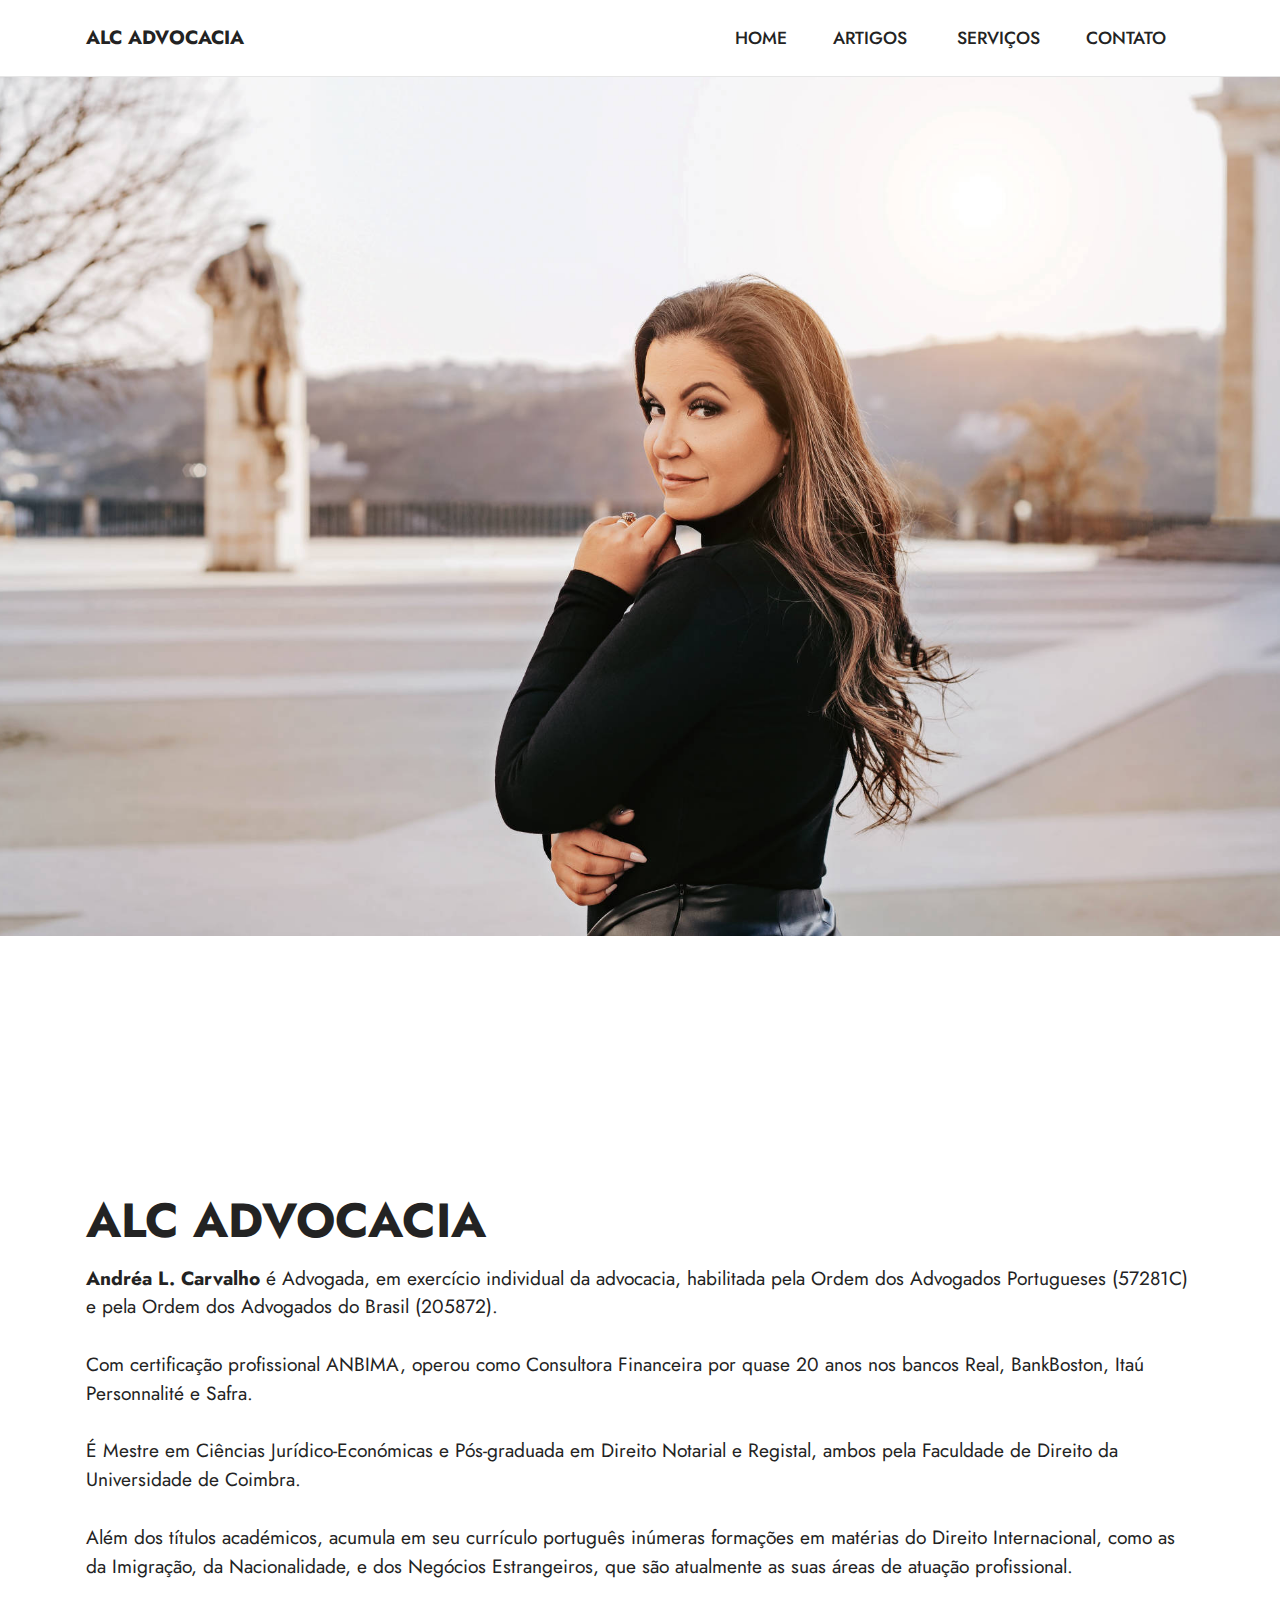
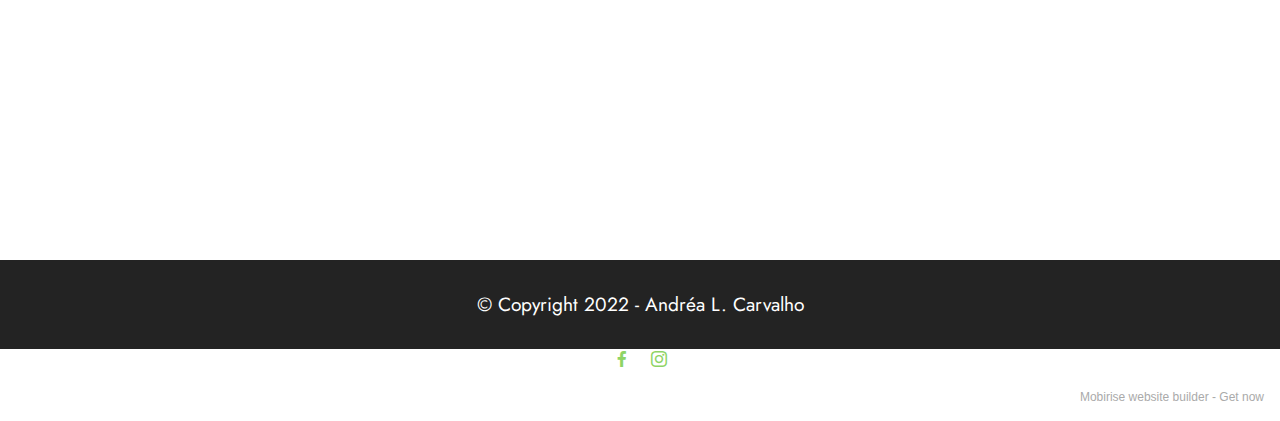
<file: index.html>
<!DOCTYPE html>
<html  >
<head>
  <!-- Site made with Mobirise Website Builder v5.3.0, https://mobirise.com -->
  <meta charset="UTF-8">
  <meta http-equiv="X-UA-Compatible" content="IE=edge">
  <meta name="generator" content="Mobirise v5.3.0, mobirise.com">
  <meta name="viewport" content="width=device-width, initial-scale=1, minimum-scale=1">
  <link rel="shortcut icon" href="assets/images/portugal-bola-128x128.png" type="image/x-icon">
  <meta name="description" content="">
  
  
  <title>Home</title>
  <link rel="stylesheet" href="assets/tether/tether.min.css">
  <link rel="stylesheet" href="assets/bootstrap/css/bootstrap.min.css">
  <link rel="stylesheet" href="assets/bootstrap/css/bootstrap-grid.min.css">
  <link rel="stylesheet" href="assets/bootstrap/css/bootstrap-reboot.min.css">
  <link rel="stylesheet" href="assets/dropdown/css/style.css">
  <link rel="stylesheet" href="assets/socicon/css/styles.css">
  <link rel="stylesheet" href="assets/theme/css/style.css">
  <link rel="preload" as="style" href="assets/mobirise/css/mbr-additional.css"><link rel="stylesheet" href="assets/mobirise/css/mbr-additional.css" type="text/css">
  
  
  
  
</head>
<body>
  
  <section class="menu cid-s48OLK6784" once="menu" id="menu1-h">
    
    <nav class="navbar navbar-dropdown navbar-fixed-top navbar-expand-lg">
        <div class="container">
            <div class="navbar-brand">
                
                <span class="navbar-caption-wrap"><a class="navbar-caption text-black text-primary display-7" href="https://www.facebook.com/alcadvocacia/">ALC ADVOCACIA</a></span>
            </div>
            <button class="navbar-toggler" type="button" data-toggle="collapse" data-target="#navbarSupportedContent" aria-controls="navbarNavAltMarkup" aria-expanded="false" aria-label="Toggle navigation">
                <div class="hamburger">
                    <span></span>
                    <span></span>
                    <span></span>
                    <span></span>
                </div>
            </button>
            <div class="collapse navbar-collapse" id="navbarSupportedContent">
                <ul class="navbar-nav nav-dropdown nav-right" data-app-modern-menu="true"><li class="nav-item"><a class="nav-link link text-black text-primary display-4" href="index.html">HOME</a></li>
                    <li class="nav-item"><a class="nav-link link text-black text-primary display-4" href="blog.html">ARTIGOS&nbsp;</a></li><li class="nav-item"><a class="nav-link link text-black text-primary display-4" href="page1.html">SERVIÇOS</a></li><li class="nav-item"><a class="nav-link link text-black text-primary display-4" href="page2.html">CONTATO&nbsp;</a></li></ul>
                
                
            </div>
        </div>
    </nav>

</section>

<section class="header7 cid-srnsRCBwzw mbr-fullscreen mbr-parallax-background" id="header7-17">

    

    

    <div class="text-right container">
        <div class="row">
            <div class="col-12 col-lg-5">
                
                
                
                
            </div>
        </div>
    </div>
</section>

<section class="header13 cid-t0W1nXskmf mbr-fullscreen" id="header13-18">

    

    

    <div class="align-center container">
        <div class="row">
            <div class="col-12 col-lg-12">
                <h1 class="mbr-section-title mbr-fonts-style mb-3 display-2"><strong>ALC ADVOCACIA</strong></h1>
                
                <p class="mbr-text mbr-fonts-style mb-3 display-7"><strong>Andréa L. Carvalho</strong> é Advogada, em exercício individual da advocacia, habilitada pela Ordem dos Advogados Portugueses (57281C) e pela Ordem dos Advogados do Brasil (205872).<br><br>Com certificação profissional ANBIMA, operou como Consultora Financeira por quase 20 anos nos bancos Real, BankBoston, Itaú Personnalité e Safra.
<br><br>É Mestre em Ciências Jurídico-Económicas e Pós-graduada em Direito Notarial e Registal, ambos pela Faculdade de Direito da Universidade de Coimbra.<br><br>Além dos títulos académicos, acumula em seu currículo português inúmeras formações em matérias do Direito Internacional, como as da Imigração, da Nacionalidade, e dos Negócios Estrangeiros, que são atualmente as suas áreas de atuação profissional.&nbsp;<br><br></p>
                
                
            </div>
        </div>
    </div>
</section>

<section class="footer7 cid-t11WaTa8xi" once="footers" id="footer7-1s">

    

    

    <div class="container">
        <div class="media-container-row align-center mbr-white">
            <div class="col-12">
                <p class="mbr-text mb-0 mbr-fonts-style display-7">
                    © Copyright 2022 - Andréa L. Carvalho</p>
            </div>
        </div>
    </div>
</section>

<section class="share3 cid-t1be10FvM1" id="share3-1x">
    
     
    
    

    <div class="container">
        <div class="media-container-row">
            <div class="col-12">
                
                <div class="social-list align-center">
                   
                    <a class="iconfont-wrapper bg-facebook m-2 " target="_blank" href="https://www.facebook.com/alcadvocacia">
                            <span class="socicon-facebook socicon"></span>
                        </a>
                        
                        <a class="iconfont-wrapper bg-instagram m-2" href="https://www.instagram.com/alcadvocacia/" target="_blank">
                            <span class="socicon-instagram socicon"></span>
                        </a>
                        
                        
                        
                        
                        
                        
                        
                        
                </div>
            </div>
        </div>
    </div>
</section><section style="background-color: #fff; font-family: -apple-system, BlinkMacSystemFont, 'Segoe UI', 'Roboto', 'Helvetica Neue', Arial, sans-serif; color:#aaa; font-size:12px; padding: 0; align-items: center; display: flex;"><a href="https://mobirise.site/u" style="flex: 1 1; height: 3rem; padding-left: 1rem;"></a><p style="flex: 0 0 auto; margin:0; padding-right:1rem;">Mobirise website builder - <a href="https://mobirise.site/p" style="color:#aaa;">Get now</a></p></section><script src="assets/web/assets/jquery/jquery.min.js"></script>  <script src="assets/popper/popper.min.js"></script>  <script src="assets/tether/tether.min.js"></script>  <script src="assets/bootstrap/js/bootstrap.min.js"></script>  <script src="assets/smoothscroll/smooth-scroll.js"></script>  <script src="assets/parallax/jarallax.min.js"></script>  <script src="assets/dropdown/js/nav-dropdown.js"></script>  <script src="assets/dropdown/js/navbar-dropdown.js"></script>  <script src="assets/touchswipe/jquery.touch-swipe.min.js"></script>  <script src="assets/theme/js/script.js"></script>  
  
  
</body>
</html>
</file>
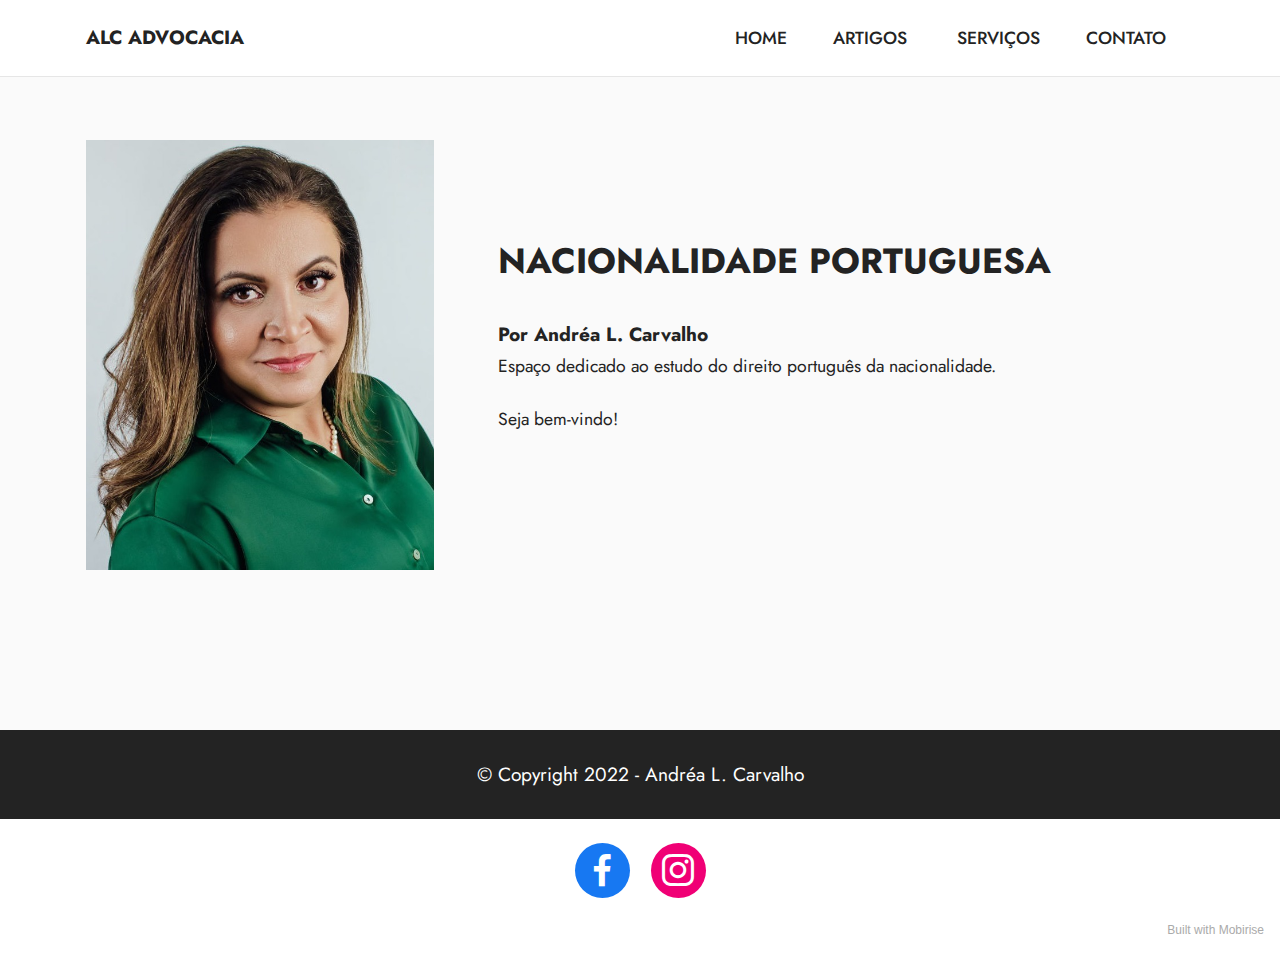
<file: blog.html>
<!DOCTYPE html>
<html  >
<head>
  <!-- Site made with Mobirise Website Builder v5.3.0, https://mobirise.com -->
  <meta charset="UTF-8">
  <meta http-equiv="X-UA-Compatible" content="IE=edge">
  <meta name="generator" content="Mobirise v5.3.0, mobirise.com">
  <meta name="viewport" content="width=device-width, initial-scale=1, minimum-scale=1">
  <link rel="shortcut icon" href="assets/images/portugal-bola-128x128.png" type="image/x-icon">
  <meta name="description" content="">
  
  
  <title>blog</title>
  <link rel="stylesheet" href="assets/tether/tether.min.css">
  <link rel="stylesheet" href="assets/bootstrap/css/bootstrap.min.css">
  <link rel="stylesheet" href="assets/bootstrap/css/bootstrap-grid.min.css">
  <link rel="stylesheet" href="assets/bootstrap/css/bootstrap-reboot.min.css">
  <link rel="stylesheet" href="assets/dropdown/css/style.css">
  <link rel="stylesheet" href="assets/socicon/css/styles.css">
  <link rel="stylesheet" href="assets/theme/css/style.css">
  <link rel="preload" as="style" href="assets/mobirise/css/mbr-additional.css"><link rel="stylesheet" href="assets/mobirise/css/mbr-additional.css" type="text/css">
  
  
  
  
</head>
<body>
  
  <section class="menu cid-s48OLK6784" once="menu" id="menu1-1l">
    
    <nav class="navbar navbar-dropdown navbar-fixed-top navbar-expand-lg">
        <div class="container">
            <div class="navbar-brand">
                
                <span class="navbar-caption-wrap"><a class="navbar-caption text-black text-primary display-7" href="https://www.facebook.com/alcadvocacia/">ALC ADVOCACIA</a></span>
            </div>
            <button class="navbar-toggler" type="button" data-toggle="collapse" data-target="#navbarSupportedContent" aria-controls="navbarNavAltMarkup" aria-expanded="false" aria-label="Toggle navigation">
                <div class="hamburger">
                    <span></span>
                    <span></span>
                    <span></span>
                    <span></span>
                </div>
            </button>
            <div class="collapse navbar-collapse" id="navbarSupportedContent">
                <ul class="navbar-nav nav-dropdown nav-right" data-app-modern-menu="true"><li class="nav-item"><a class="nav-link link text-black text-primary display-4" href="index.html">HOME</a></li>
                    <li class="nav-item"><a class="nav-link link text-black text-primary display-4" href="blog.html">ARTIGOS&nbsp;</a></li><li class="nav-item"><a class="nav-link link text-black text-primary display-4" href="page1.html">SERVIÇOS</a></li><li class="nav-item"><a class="nav-link link text-black text-primary display-4" href="page2.html">CONTATO&nbsp;</a></li></ul>
                
                
            </div>
        </div>
    </nav>

</section>

<section class="testimonials1 cid-t11eXTQ3Cc" id="testimonials1-1n">
    

    
    <div class="container">
        
        <div class="row align-items-center">
            <div class="col-12 col-md-4">
                <div class="image-wrapper">
                    <img src="assets/images/2-3-1076x1614.jpeg" alt="Mobirise">
                </div>
            </div>
            <div class="col-12 col-md">
                <div class="text-wrapper">
                    <p class="mbr-text mbr-fonts-style mb-4 display-5"><strong>NACIONALIDADE PORTUGUESA</strong></p>
                    <p class="name mbr-fonts-style mb-1 display-7"><strong>Por Andréa L. Carvalho</strong>&nbsp;</p>
                    <p class="position mbr-fonts-style display-4">Espaço dedicado ao estudo do direito português da nacionalidade. <br><br>Seja bem-vindo!<br>&nbsp;&nbsp;</p>
                </div>
            </div>
        </div>
    </div>
</section>

<section class="footer7 cid-t11WaTa8xi" once="footers" id="footer7-1s">

    

    

    <div class="container">
        <div class="media-container-row align-center mbr-white">
            <div class="col-12">
                <p class="mbr-text mb-0 mbr-fonts-style display-7">
                    © Copyright 2022 - Andréa L. Carvalho</p>
            </div>
        </div>
    </div>
</section>

<section class="share3 cid-t11TGbsmzB" id="share3-1p">
    
     
    
    

    <div class="container">
        <div class="media-container-row">
            <div class="col-12">
                
                <div class="social-list align-center">
                   
                    <a class="iconfont-wrapper bg-facebook m-2 " target="_blank" href="https://www.facebook.com/alcadvocacia">
                            <span class="socicon-facebook socicon"></span>
                        </a>
                        
                        <a class="iconfont-wrapper bg-instagram m-2" href="https://www.instagram.com/alcadvocacia/" target="_blank">
                            <span class="socicon-instagram socicon"></span>
                        </a>
                        
                        
                        
                        
                        
                        
                        
                        
                </div>
            </div>
        </div>
    </div>
</section><section style="background-color: #fff; font-family: -apple-system, BlinkMacSystemFont, 'Segoe UI', 'Roboto', 'Helvetica Neue', Arial, sans-serif; color:#aaa; font-size:12px; padding: 0; align-items: center; display: flex;"><a href="https://mobirise.site/j" style="flex: 1 1; height: 3rem; padding-left: 1rem;"></a><p style="flex: 0 0 auto; margin:0; padding-right:1rem;">Built with <a href="https://mobirise.site/a" style="color:#aaa;">Mobirise</a></p></section><script src="assets/web/assets/jquery/jquery.min.js"></script>  <script src="assets/popper/popper.min.js"></script>  <script src="assets/tether/tether.min.js"></script>  <script src="assets/bootstrap/js/bootstrap.min.js"></script>  <script src="assets/smoothscroll/smooth-scroll.js"></script>  <script src="assets/dropdown/js/nav-dropdown.js"></script>  <script src="assets/dropdown/js/navbar-dropdown.js"></script>  <script src="assets/touchswipe/jquery.touch-swipe.min.js"></script>  <script src="assets/theme/js/script.js"></script>  
  
  
</body>
</html>
</file>
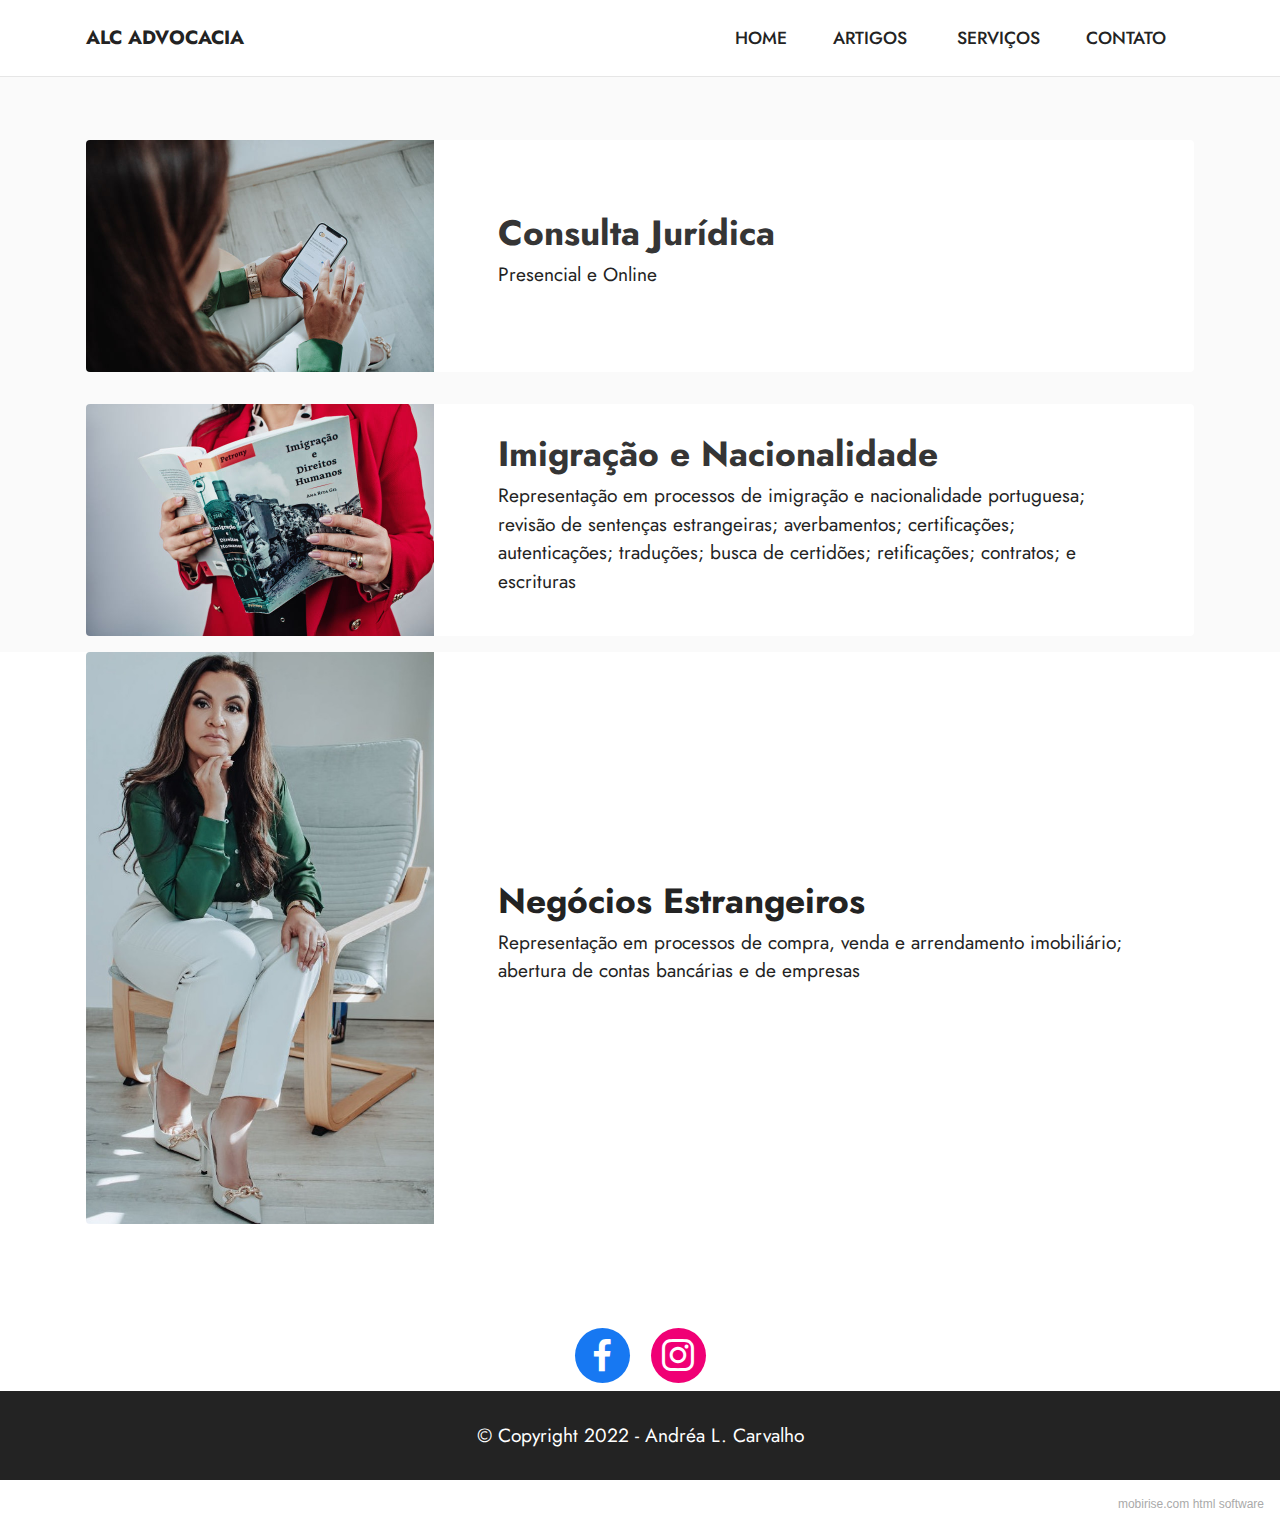
<file: page1.html>
<!DOCTYPE html>
<html  >
<head>
  <!-- Site made with Mobirise Website Builder v5.3.0, https://mobirise.com -->
  <meta charset="UTF-8">
  <meta http-equiv="X-UA-Compatible" content="IE=edge">
  <meta name="generator" content="Mobirise v5.3.0, mobirise.com">
  <meta name="viewport" content="width=device-width, initial-scale=1, minimum-scale=1">
  <link rel="shortcut icon" href="assets/images/portugal-bola-128x128.png" type="image/x-icon">
  <meta name="description" content="">
  
  
  <title>Servicos</title>
  <link rel="stylesheet" href="assets/tether/tether.min.css">
  <link rel="stylesheet" href="assets/bootstrap/css/bootstrap.min.css">
  <link rel="stylesheet" href="assets/bootstrap/css/bootstrap-grid.min.css">
  <link rel="stylesheet" href="assets/bootstrap/css/bootstrap-reboot.min.css">
  <link rel="stylesheet" href="assets/dropdown/css/style.css">
  <link rel="stylesheet" href="assets/socicon/css/styles.css">
  <link rel="stylesheet" href="assets/theme/css/style.css">
  <link rel="preload" as="style" href="assets/mobirise/css/mbr-additional.css"><link rel="stylesheet" href="assets/mobirise/css/mbr-additional.css" type="text/css">
  
  
  
  
</head>
<body>
  
  <section class="menu cid-s48OLK6784" once="menu" id="menu1-s">
    
    <nav class="navbar navbar-dropdown navbar-fixed-top navbar-expand-lg">
        <div class="container">
            <div class="navbar-brand">
                
                <span class="navbar-caption-wrap"><a class="navbar-caption text-black text-primary display-7" href="https://www.facebook.com/alcadvocacia/">ALC ADVOCACIA</a></span>
            </div>
            <button class="navbar-toggler" type="button" data-toggle="collapse" data-target="#navbarSupportedContent" aria-controls="navbarNavAltMarkup" aria-expanded="false" aria-label="Toggle navigation">
                <div class="hamburger">
                    <span></span>
                    <span></span>
                    <span></span>
                    <span></span>
                </div>
            </button>
            <div class="collapse navbar-collapse" id="navbarSupportedContent">
                <ul class="navbar-nav nav-dropdown nav-right" data-app-modern-menu="true"><li class="nav-item"><a class="nav-link link text-black text-primary display-4" href="index.html">HOME</a></li>
                    <li class="nav-item"><a class="nav-link link text-black text-primary display-4" href="blog.html">ARTIGOS&nbsp;</a></li><li class="nav-item"><a class="nav-link link text-black text-primary display-4" href="page1.html">SERVIÇOS</a></li><li class="nav-item"><a class="nav-link link text-black text-primary display-4" href="page2.html">CONTATO&nbsp;</a></li></ul>
                
                
            </div>
        </div>
    </nav>

</section>

<section class="team2 cid-srn9Kr42KG" xmlns="http://www.w3.org/1999/html" id="team2-w">
    
    
    <div class="container">
        <div class="card">
            <div class="card-wrapper">
                <div class="row align-items-center">
                    <div class="col-12 col-md-4">
                        <div class="image-wrapper">
                            <img src="assets/images/12-696x464.jpg" alt="Mobirise">
                        </div>
                    </div>
                    <div class="col-12 col-md">
                        <div class="card-box">
                            <h5 class="card-title mbr-fonts-style m-0 display-5"><strong>Consulta Jurídica</strong></h5>
                            <h6 class="mbr-fonts-style mb-3 display-7">Presencial e Online</h6>
                            <p class="mbr-text mbr-fonts-style display-7"></p>
                            
                        </div>
                    </div>
                </div>
            </div>
        </div>
        <div class="card">
            <div class="card-wrapper">
                <div class="row align-items-center">
                    <div class="col-12 col-md-4">
                        <div class="image-wrapper">
                            <img src="assets/images/16-696x464.jpg" alt="Mobirise">
                        </div>
                    </div>
                    <div class="col-12 col-md">
                        <div class="card-box">
                            <h5 class="card-title mbr-fonts-style m-0 display-5"><strong>Imigração e Nacionalidade</strong></h5>
                            <h6 class="mbr-fonts-style mb-3 display-7">Representação em processos de imigração e nacionalidade portuguesa; revisão de sentenças estrangeiras; averbamentos; certificações; autenticações; traduções; busca de certidões; retificações; contratos; e escrituras</h6>
                            <p class="mbr-text mbr-fonts-style display-7"></p>
                            
                        </div>
                    </div>
                </div>
            </div>
        </div>
        
    </div>
</section>

<section class="team2 cid-srna5hpQeo" xmlns="http://www.w3.org/1999/html" id="team2-y">
    
    
    <div class="container">
        <div class="card">
            <div class="card-wrapper">
                <div class="row align-items-center">
                    <div class="col-12 col-md-4">
                        <div class="image-wrapper">
                            <img src="assets/images/13-696x1044.jpeg" alt="Mobirise">
                        </div>
                    </div>
                    <div class="col-12 col-md">
                        <div class="card-box">
                            <h5 class="card-title mbr-fonts-style m-0 display-5"><strong>Negócios Estrangeiros</strong></h5>
                            <h6 class="mbr-fonts-style mb-3 display-7">Representação em processos de compra, venda e arrendamento imobiliário; abertura de contas bancárias e de empresas</h6>
                            <p class="mbr-text mbr-fonts-style display-7"></p>
                            
                        </div>
                    </div>
                </div>
            </div>
        </div>
        
        
    </div>
</section>

<section class="share3 cid-t0ZYUpfeyQ" id="share3-1b">
    
     
    
    

    <div class="container">
        <div class="media-container-row">
            <div class="col-12">
                
                <div class="social-list align-center">
                   
                    <a class="iconfont-wrapper bg-facebook m-2 " target="_blank" href="https://www.facebook.com/alcadvocacia">
                            <span class="socicon-facebook socicon" style="color: rgb(255, 255, 255); fill: rgb(255, 255, 255);"></span>
                        </a>
                        
                        <a class="iconfont-wrapper bg-instagram m-2" href="https://www.instagram.com/alcadvocacia/" target="_blank">
                            <span class="socicon-instagram socicon"></span>
                        </a>
                        
                        
                        
                        
                        
                        
                        
                        
                </div>
            </div>
        </div>
    </div>
</section>

<section class="footer7 cid-t11WaTa8xi" once="footers" id="footer7-1s">

    

    

    <div class="container">
        <div class="media-container-row align-center mbr-white">
            <div class="col-12">
                <p class="mbr-text mb-0 mbr-fonts-style display-7">
                    © Copyright 2022 - Andréa L. Carvalho</p>
            </div>
        </div>
    </div>
</section><section style="background-color: #fff; font-family: -apple-system, BlinkMacSystemFont, 'Segoe UI', 'Roboto', 'Helvetica Neue', Arial, sans-serif; color:#aaa; font-size:12px; padding: 0; align-items: center; display: flex;"><a href="https://mobirise.site/e" style="flex: 1 1; height: 3rem; padding-left: 1rem;"></a><p style="flex: 0 0 auto; margin:0; padding-right:1rem;"><a href="https://mobirise.site" style="color:#aaa;">mobirise.com</a> html software</p></section><script src="assets/web/assets/jquery/jquery.min.js"></script>  <script src="assets/popper/popper.min.js"></script>  <script src="assets/tether/tether.min.js"></script>  <script src="assets/bootstrap/js/bootstrap.min.js"></script>  <script src="assets/smoothscroll/smooth-scroll.js"></script>  <script src="assets/dropdown/js/nav-dropdown.js"></script>  <script src="assets/dropdown/js/navbar-dropdown.js"></script>  <script src="assets/touchswipe/jquery.touch-swipe.min.js"></script>  <script src="assets/theme/js/script.js"></script>  
  
  
</body>
</html>
</file>
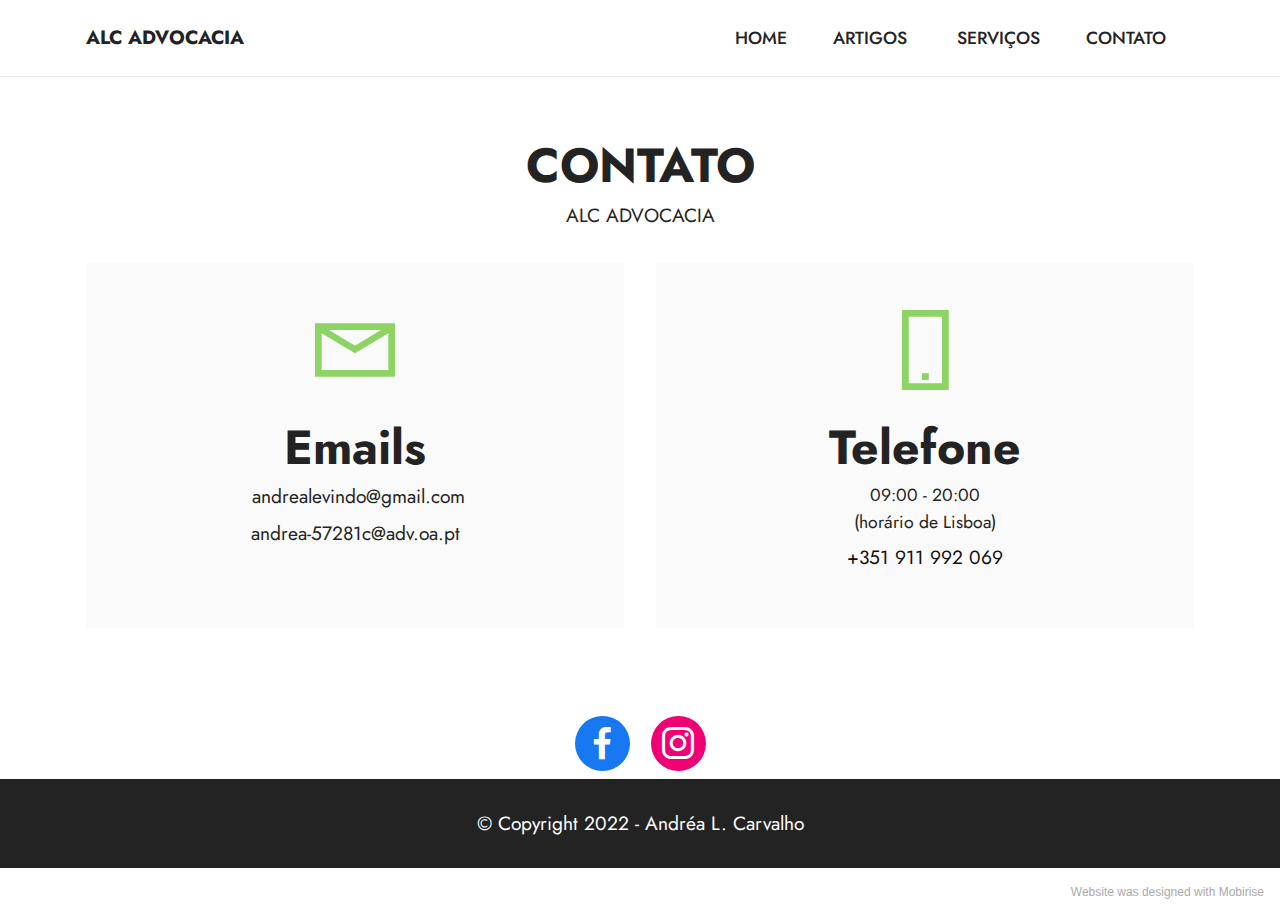
<file: page2.html>
<!DOCTYPE html>
<html  >
<head>
  <!-- Site made with Mobirise Website Builder v5.3.0, https://mobirise.com -->
  <meta charset="UTF-8">
  <meta http-equiv="X-UA-Compatible" content="IE=edge">
  <meta name="generator" content="Mobirise v5.3.0, mobirise.com">
  <meta name="viewport" content="width=device-width, initial-scale=1, minimum-scale=1">
  <link rel="shortcut icon" href="assets/images/portugal-bola-128x128.png" type="image/x-icon">
  <meta name="description" content="">
  
  
  <title>contato</title>
  <link rel="stylesheet" href="assets/web/assets/mobirise-icons2/mobirise2.css">
  <link rel="stylesheet" href="assets/tether/tether.min.css">
  <link rel="stylesheet" href="assets/bootstrap/css/bootstrap.min.css">
  <link rel="stylesheet" href="assets/bootstrap/css/bootstrap-grid.min.css">
  <link rel="stylesheet" href="assets/bootstrap/css/bootstrap-reboot.min.css">
  <link rel="stylesheet" href="assets/dropdown/css/style.css">
  <link rel="stylesheet" href="assets/socicon/css/styles.css">
  <link rel="stylesheet" href="assets/theme/css/style.css">
  <link rel="preload" as="style" href="assets/mobirise/css/mbr-additional.css"><link rel="stylesheet" href="assets/mobirise/css/mbr-additional.css" type="text/css">
  
  
  
  
</head>
<body>
  
  <section class="menu cid-s48OLK6784" once="menu" id="menu1-1i">
    
    <nav class="navbar navbar-dropdown navbar-fixed-top navbar-expand-lg">
        <div class="container">
            <div class="navbar-brand">
                
                <span class="navbar-caption-wrap"><a class="navbar-caption text-black text-primary display-7" href="https://www.facebook.com/alcadvocacia/">ALC ADVOCACIA</a></span>
            </div>
            <button class="navbar-toggler" type="button" data-toggle="collapse" data-target="#navbarSupportedContent" aria-controls="navbarNavAltMarkup" aria-expanded="false" aria-label="Toggle navigation">
                <div class="hamburger">
                    <span></span>
                    <span></span>
                    <span></span>
                    <span></span>
                </div>
            </button>
            <div class="collapse navbar-collapse" id="navbarSupportedContent">
                <ul class="navbar-nav nav-dropdown nav-right" data-app-modern-menu="true"><li class="nav-item"><a class="nav-link link text-black text-primary display-4" href="index.html">HOME</a></li>
                    <li class="nav-item"><a class="nav-link link text-black text-primary display-4" href="blog.html">ARTIGOS&nbsp;</a></li><li class="nav-item"><a class="nav-link link text-black text-primary display-4" href="page1.html">SERVIÇOS</a></li><li class="nav-item"><a class="nav-link link text-black text-primary display-4" href="page2.html">CONTATO&nbsp;</a></li></ul>
                
                
            </div>
        </div>
    </nav>

</section>

<section class="contacts1 cid-t11ckXvqwL" id="contacts1-1k">

    

    
    <div class="container">
        <div class="mbr-section-head">
            <h3 class="mbr-section-title mbr-fonts-style align-center mb-0 display-2"><strong>CONTATO</strong></h3>
            <h4 class="mbr-section-subtitle mbr-fonts-style align-center mb-0 mt-2 display-7">ALC ADVOCACIA</h4>
        </div>
        <div class="row justify-content-center mt-4">
            <div class="card col-12 col-lg-6">
                <div class="card-wrapper">
                    <div class="card-box align-center">
                        <div class="image-wrapper">
                            <span class="mbr-iconfont mobi-mbri-letter mobi-mbri"></span>
                        </div>
                        <h4 class="card-title mbr-fonts-style mb-2 display-2">
                            <strong>Emails</strong></h4>
                        <p class="mbr-text mbr-fonts-style mb-2 display-7">&nbsp;andrealevindo@gmail.com</p>
                        <h5 class="link mbr-fonts-style display-7">andrea-57281c@adv.oa.pt</h5>
                    </div>
                </div>
            </div>
            <div class="card col-12 col-lg-6">
                <div class="card-wrapper">
                    <div class="card-box align-center">
                        <div class="image-wrapper">
                            <span class="mbr-iconfont mobi-mbri-mobile-2 mobi-mbri"></span>
                        </div>
                        <h4 class="card-title mbr-fonts-style align-center mb-2 display-2"><strong>Telefone</strong></h4>
                        <p class="mbr-text mbr-fonts-style mb-2 display-4">09:00 - 20:00 <br>(horário de Lisboa)</p>
                        <h5 class="link mbr-black mbr-fonts-style display-7">
                            +351 911 992 069</h5>
                    </div>
                </div>
            </div>
        </div>
    </div>
</section>

<section class="share3 cid-t11TXjzjrP" id="share3-1q">
    
     
    
    

    <div class="container">
        <div class="media-container-row">
            <div class="col-12">
                
                <div class="social-list align-center">
                   
                    <a class="iconfont-wrapper bg-facebook m-2 " target="_blank" href="https://www.facebook.com/alcadvocacia/">
                            <span class="socicon-facebook socicon"></span>
                        </a>
                        
                        <a class="iconfont-wrapper bg-instagram m-2" href="https://www.instagram.com/alcadvocacia/" target="_blank">
                            <span class="socicon-instagram socicon"></span>
                        </a>
                        
                        
                        
                        
                        
                        
                        
                        
                </div>
            </div>
        </div>
    </div>
</section>

<section class="footer7 cid-t11WaTa8xi" once="footers" id="footer7-1s">

    

    

    <div class="container">
        <div class="media-container-row align-center mbr-white">
            <div class="col-12">
                <p class="mbr-text mb-0 mbr-fonts-style display-7">
                    © Copyright 2022 - Andréa L. Carvalho</p>
            </div>
        </div>
    </div>
</section><section style="background-color: #fff; font-family: -apple-system, BlinkMacSystemFont, 'Segoe UI', 'Roboto', 'Helvetica Neue', Arial, sans-serif; color:#aaa; font-size:12px; padding: 0; align-items: center; display: flex;"><a href="https://mobirise.site/w" style="flex: 1 1; height: 3rem; padding-left: 1rem;"></a><p style="flex: 0 0 auto; margin:0; padding-right:1rem;">Website <a href="https://mobirise.site/f" style="color:#aaa;">was designed</a> with Mobirise</p></section><script src="assets/web/assets/jquery/jquery.min.js"></script>  <script src="assets/popper/popper.min.js"></script>  <script src="assets/tether/tether.min.js"></script>  <script src="assets/bootstrap/js/bootstrap.min.js"></script>  <script src="assets/smoothscroll/smooth-scroll.js"></script>  <script src="assets/dropdown/js/nav-dropdown.js"></script>  <script src="assets/dropdown/js/navbar-dropdown.js"></script>  <script src="assets/touchswipe/jquery.touch-swipe.min.js"></script>  <script src="assets/theme/js/script.js"></script>  
  
  
</body>
</html>
</file>
<file: assets/dropdown/css/style.css>
.navbar-dropdown {
  left: 0;
  padding: 0;
  position: absolute;
  right: 0;
  top: 0;
  transition: all 0.45s ease;
  z-index: 1030;
  background: #282828; }
  .navbar-dropdown .navbar-logo {
    margin-right: 0.8rem;
    transition: margin 0.3s ease-in-out;
    vertical-align: middle; }
    .navbar-dropdown .navbar-logo img {
      height: 3.125rem;
      transition: all 0.3s ease-in-out; }
    .navbar-dropdown .navbar-logo.mbr-iconfont {
      font-size: 3.125rem;
      line-height: 3.125rem; }
  .navbar-dropdown .navbar-caption {
    font-weight: 700;
    white-space: normal;
    vertical-align: -4px;
    line-height: 3.125rem !important; }
    .navbar-dropdown .navbar-caption, .navbar-dropdown .navbar-caption:hover {
      color: inherit;
      text-decoration: none; }
  .navbar-dropdown .mbr-iconfont + .navbar-caption {
    vertical-align: -1px; }
  .navbar-dropdown.navbar-fixed-top {
    position: fixed; }
  .navbar-dropdown .navbar-brand span {
    vertical-align: -4px; }
  .navbar-dropdown.bg-color.transparent {
    background: none; }
  .navbar-dropdown.navbar-short .navbar-brand {
    padding: 0.625rem 0; }
    .navbar-dropdown.navbar-short .navbar-brand span {
      vertical-align: -1px; }
  .navbar-dropdown.navbar-short .navbar-caption {
    line-height: 2.375rem !important;
    vertical-align: -2px; }
  .navbar-dropdown.navbar-short .navbar-logo {
    margin-right: 0.5rem; }
    .navbar-dropdown.navbar-short .navbar-logo img {
      height: 2.375rem; }
    .navbar-dropdown.navbar-short .navbar-logo.mbr-iconfont {
      font-size: 2.375rem;
      line-height: 2.375rem; }
  .navbar-dropdown.navbar-short .mbr-table-cell {
    height: 3.625rem; }
  .navbar-dropdown .navbar-close {
    left: 0.6875rem;
    position: fixed;
    top: 0.75rem;
    z-index: 1000; }
  .navbar-dropdown .hamburger-icon {
    content: "";
    display: inline-block;
    vertical-align: middle;
    width: 16px;
    -webkit-box-shadow: 0 -6px 0 1px #282828,0 0 0 1px #282828,0 6px 0 1px #282828;
    -moz-box-shadow: 0 -6px 0 1px #282828,0 0 0 1px #282828,0 6px 0 1px #282828;
    box-shadow: 0 -6px 0 1px #282828,0 0 0 1px #282828,0 6px 0 1px #282828; }

.dropdown-menu .dropdown-toggle[data-toggle="dropdown-submenu"]::after {
  border-bottom: 0.35em solid transparent;
  border-left: 0.35em solid;
  border-right: 0;
  border-top: 0.35em solid transparent;
  margin-left: 0.3rem; }

.dropdown-menu .dropdown-item:focus {
  outline: 0; }

.nav-dropdown {
  font-size: 0.75rem;
  font-weight: 500;
  height: auto !important; }
  .nav-dropdown .nav-btn {
    padding-left: 1rem; }
  .nav-dropdown .link {
    margin: .667em 1.667em;
    font-weight: 500;
    padding: 0;
    transition: color .2s ease-in-out; }
    .nav-dropdown .link.dropdown-toggle {
      margin-right: 2.583em; }
      .nav-dropdown .link.dropdown-toggle::after {
        margin-left: .25rem;
        border-top: 0.35em solid;
        border-right: 0.35em solid transparent;
        border-left: 0.35em solid transparent;
        border-bottom: 0; }
      .nav-dropdown .link.dropdown-toggle[aria-expanded="true"] {
        margin: 0;
        padding: 0.667em 3.263em  0.667em 1.667em; }
  .nav-dropdown .link::after,
  .nav-dropdown .dropdown-item::after {
    color: inherit; }
  .nav-dropdown .btn {
    font-size: 0.75rem;
    font-weight: 700;
    letter-spacing: 0;
    margin-bottom: 0;
    padding-left: 1.25rem;
    padding-right: 1.25rem; }
  .nav-dropdown .dropdown-menu {
    border-radius: 0;
    border: 0;
    left: 0;
    margin: 0;
    padding-bottom: 1.25rem;
    padding-top: 1.25rem;
    position: relative; }
  .nav-dropdown .dropdown-submenu {
    margin-left: 0.125rem;
    top: 0; }
  .nav-dropdown .dropdown-item {
    font-weight: 500;
    line-height: 2;
    padding: 0.3846em 4.615em 0.3846em 1.5385em;
    position: relative;
    transition: color .2s ease-in-out, background-color .2s ease-in-out; }
    .nav-dropdown .dropdown-item::after {
      margin-top: -0.3077em;
      position: absolute;
      right: 1.1538em;
      top: 50%; }
    .nav-dropdown .dropdown-item:focus, .nav-dropdown .dropdown-item:hover {
      background: none; }

@media (max-width: 767px) {
  .nav-dropdown.navbar-toggleable-sm {
    bottom: 0;
    display: none;
    left: 0;
    overflow-x: hidden;
    position: fixed;
    top: 0;
    transform: translateX(-100%);
    -ms-transform: translateX(-100%);
    -webkit-transform: translateX(-100%);
    width: 18.75rem;
    z-index: 999; } }
.nav-dropdown.navbar-toggleable-xl {
  bottom: 0;
  display: none;
  left: 0;
  overflow-x: hidden;
  position: fixed;
  top: 0;
  transform: translateX(-100%);
  -ms-transform: translateX(-100%);
  -webkit-transform: translateX(-100%);
  width: 18.75rem;
  z-index: 999; }

.nav-dropdown-sm {
  display: block !important;
  overflow-x: hidden;
  overflow: auto;
  padding-top: 3.875rem; }
  .nav-dropdown-sm::after {
    content: "";
    display: block;
    height: 3rem;
    width: 100%; }
  .nav-dropdown-sm.collapse.in ~ .navbar-close {
    display: block !important; }
  .nav-dropdown-sm.collapsing, .nav-dropdown-sm.collapse.in {
    transform: translateX(0);
    -ms-transform: translateX(0);
    -webkit-transform: translateX(0);
    transition: all 0.25s ease-out;
    -webkit-transition: all 0.25s ease-out;
    background: #282828; }
  .nav-dropdown-sm.collapsing[aria-expanded="false"] {
    transform: translateX(-100%);
    -ms-transform: translateX(-100%);
    -webkit-transform: translateX(-100%); }
  .nav-dropdown-sm .nav-item {
    display: block;
    margin-left: 0 !important;
    padding-left: 0; }
  .nav-dropdown-sm .link,
  .nav-dropdown-sm .dropdown-item {
    border-top: 1px dotted rgba(255, 255, 255, 0.1);
    font-size: 0.8125rem;
    line-height: 1.6;
    margin: 0 !important;
    padding: 0.875rem 2.4rem 0.875rem 1.5625rem !important;
    position: relative;
    white-space: normal; }
    .nav-dropdown-sm .link:focus, .nav-dropdown-sm .link:hover,
    .nav-dropdown-sm .dropdown-item:focus,
    .nav-dropdown-sm .dropdown-item:hover {
      background: rgba(0, 0, 0, 0.2) !important;
      color: #c0a375; }
  .nav-dropdown-sm .nav-btn {
    position: relative;
    padding: 1.5625rem 1.5625rem 0 1.5625rem; }
    .nav-dropdown-sm .nav-btn::before {
      border-top: 1px dotted rgba(255, 255, 255, 0.1);
      content: "";
      left: 0;
      position: absolute;
      top: 0;
      width: 100%; }
    .nav-dropdown-sm .nav-btn + .nav-btn {
      padding-top: 0.625rem; }
      .nav-dropdown-sm .nav-btn + .nav-btn::before {
        display: none; }
  .nav-dropdown-sm .btn {
    padding: 0.625rem 0; }
  .nav-dropdown-sm .dropdown-toggle[data-toggle="dropdown-submenu"]::after {
    margin-left: .25rem;
    border-top: 0.35em solid;
    border-right: 0.35em solid transparent;
    border-left: 0.35em solid transparent;
    border-bottom: 0; }
  .nav-dropdown-sm .dropdown-toggle[data-toggle="dropdown-submenu"][aria-expanded="true"]::after {
    border-top: 0;
    border-right: 0.35em solid transparent;
    border-left: 0.35em solid transparent;
    border-bottom: 0.35em solid; }
  .nav-dropdown-sm .dropdown-menu {
    margin: 0;
    padding: 0;
    position: relative;
    top: 0;
    left: 0;
    width: 100%;
    border: 0;
    float: none;
    border-radius: 0;
    background: none; }
  .nav-dropdown-sm .dropdown-submenu {
    left: 100%;
    margin-left: 0.125rem;
    margin-top: -1.25rem;
    top: 0; }

.navbar-toggleable-sm .nav-dropdown .dropdown-menu {
  position: absolute; }

.navbar-toggleable-sm .nav-dropdown .dropdown-submenu {
  left: 100%;
  margin-left: 0.125rem;
  margin-top: -1.25rem;
  top: 0; }

.navbar-toggleable-sm.opened .nav-dropdown .dropdown-menu {
  position: relative; }

.navbar-toggleable-sm.opened .nav-dropdown .dropdown-submenu {
  left: 0;
  margin-left: 00rem;
  margin-top: 0rem;
  top: 0; }

.is-builder .nav-dropdown.collapsing {
  transition: none !important; }

/*# sourceMappingURL=style.css.map */
</file>
<file: assets/socicon/css/styles.css>
@charset "UTF-8";

@font-face {
  font-family: 'Socicon';
  src:  url('../fonts/socicon.eot');
  src:  url('../fonts/socicon.eot?#iefix') format('embedded-opentype'),
    url('../fonts/socicon.woff2') format('woff2'),
    url('../fonts/socicon.ttf') format('truetype'),
    url('../fonts/socicon.woff') format('woff'),
    url('../fonts/socicon.svg#socicon') format('svg');
  font-weight: normal;
  font-style: normal;
  font-display: swap;
}

[data-icon]:before {
  font-family: "socicon" !important;
  content: attr(data-icon);
  font-style: normal !important;
  font-weight: normal !important;
  font-variant: normal !important;
  text-transform: none !important;
  speak: none;
  line-height: 1;
  -webkit-font-smoothing: antialiased;
  -moz-osx-font-smoothing: grayscale;
}

[class^="socicon-"], [class*=" socicon-"] {
  /* use !important to prevent issues with browser extensions that change fonts */
  font-family: 'Socicon' !important;
  speak: none;
  font-style: normal;
  font-weight: normal;
  font-variant: normal;
  text-transform: none;
  line-height: 1;

  /* Better Font Rendering =========== */
  -webkit-font-smoothing: antialiased;
  -moz-osx-font-smoothing: grayscale;
}

.socicon-eitaa:before {
  content: "\e97c";
}
.socicon-soroush:before {
  content: "\e97d";
}
.socicon-bale:before {
  content: "\e97e";
}
.socicon-zazzle:before {
  content: "\e97b";
}
.socicon-society6:before {
  content: "\e97a";
}
.socicon-redbubble:before {
  content: "\e979";
}
.socicon-avvo:before {
  content: "\e978";
}
.socicon-stitcher:before {
  content: "\e977";
}
.socicon-googlehangouts:before {
  content: "\e974";
}
.socicon-dlive:before {
  content: "\e975";
}
.socicon-vsco:before {
  content: "\e976";
}
.socicon-flipboard:before {
  content: "\e973";
}
.socicon-ubuntu:before {
  content: "\e958";
}
.socicon-artstation:before {
  content: "\e959";
}
.socicon-invision:before {
  content: "\e95a";
}
.socicon-torial:before {
  content: "\e95b";
}
.socicon-collectorz:before {
  content: "\e95c";
}
.socicon-seenthis:before {
  content: "\e95d";
}
.socicon-googleplaymusic:before {
  content: "\e95e";
}
.socicon-debian:before {
  content: "\e95f";
}
.socicon-filmfreeway:before {
  content: "\e960";
}
.socicon-gnome:before {
  content: "\e961";
}
.socicon-itchio:before {
  content: "\e962";
}
.socicon-jamendo:before {
  content: "\e963";
}
.socicon-mix:before {
  content: "\e964";
}
.socicon-sharepoint:before {
  content: "\e965";
}
.socicon-tinder:before {
  content: "\e966";
}
.socicon-windguru:before {
  content: "\e967";
}
.socicon-cdbaby:before {
  content: "\e968";
}
.socicon-elementaryos:before {
  content: "\e969";
}
.socicon-stage32:before {
  content: "\e96a";
}
.socicon-tiktok:before {
  content: "\e96b";
}
.socicon-gitter:before {
  content: "\e96c";
}
.socicon-letterboxd:before {
  content: "\e96d";
}
.socicon-threema:before {
  content: "\e96e";
}
.socicon-splice:before {
  content: "\e96f";
}
.socicon-metapop:before {
  content: "\e970";
}
.socicon-naver:before {
  content: "\e971";
}
.socicon-remote:before {
  content: "\e972";
}
.socicon-internet:before {
  content: "\e957";
}
.socicon-moddb:before {
  content: "\e94b";
}
.socicon-indiedb:before {
  content: "\e94c";
}
.socicon-traxsource:before {
  content: "\e94d";
}
.socicon-gamefor:before {
  content: "\e94e";
}
.socicon-pixiv:before {
  content: "\e94f";
}
.socicon-myanimelist:before {
  content: "\e950";
}
.socicon-blackberry:before {
  content: "\e951";
}
.socicon-wickr:before {
  content: "\e952";
}
.socicon-spip:before {
  content: "\e953";
}
.socicon-napster:before {
  content: "\e954";
}
.socicon-beatport:before {
  content: "\e955";
}
.socicon-hackerone:before {
  content: "\e956";
}
.socicon-hackernews:before {
  content: "\e946";
}
.socicon-smashwords:before {
  content: "\e947";
}
.socicon-kobo:before {
  content: "\e948";
}
.socicon-bookbub:before {
  content: "\e949";
}
.socicon-mailru:before {
  content: "\e94a";
}
.socicon-gitlab:before {
  content: "\e945";
}
.socicon-instructables:before {
  content: "\e944";
}
.socicon-portfolio:before {
  content: "\e943";
}
.socicon-codered:before {
  content: "\e940";
}
.socicon-origin:before {
  content: "\e941";
}
.socicon-nextdoor:before {
  content: "\e942";
}
.socicon-udemy:before {
  content: "\e93f";
}
.socicon-livemaster:before {
  content: "\e93e";
}
.socicon-crunchbase:before {
  content: "\e93b";
}
.socicon-homefy:before {
  content: "\e93c";
}
.socicon-calendly:before {
  content: "\e93d";
}
.socicon-realtor:before {
  content: "\e90f";
}
.socicon-tidal:before {
  content: "\e910";
}
.socicon-qobuz:before {
  content: "\e911";
}
.socicon-natgeo:before {
  content: "\e912";
}
.socicon-mastodon:before {
  content: "\e913";
}
.socicon-unsplash:before {
  content: "\e914";
}
.socicon-homeadvisor:before {
  content: "\e915";
}
.socicon-angieslist:before {
  content: "\e916";
}
.socicon-codepen:before {
  content: "\e917";
}
.socicon-slack:before {
  content: "\e918";
}
.socicon-openaigym:before {
  content: "\e919";
}
.socicon-logmein:before {
  content: "\e91a";
}
.socicon-fiverr:before {
  content: "\e91b";
}
.socicon-gotomeeting:before {
  content: "\e91c";
}
.socicon-aliexpress:before {
  content: "\e91d";
}
.socicon-guru:before {
  content: "\e91e";
}
.socicon-appstore:before {
  content: "\e91f";
}
.socicon-homes:before {
  content: "\e920";
}
.socicon-zoom:before {
  content: "\e921";
}
.socicon-alibaba:before {
  content: "\e922";
}
.socicon-craigslist:before {
  content: "\e923";
}
.socicon-wix:before {
  content: "\e924";
}
.socicon-redfin:before {
  content: "\e925";
}
.socicon-googlecalendar:before {
  content: "\e926";
}
.socicon-shopify:before {
  content: "\e927";
}
.socicon-freelancer:before {
  content: "\e928";
}
.socicon-seedrs:before {
  content: "\e929";
}
.socicon-bing:before {
  content: "\e92a";
}
.socicon-doodle:before {
  content: "\e92b";
}
.socicon-bonanza:before {
  content: "\e92c";
}
.socicon-squarespace:before {
  content: "\e92d";
}
.socicon-toptal:before {
  content: "\e92e";
}
.socicon-gust:before {
  content: "\e92f";
}
.socicon-ask:before {
  content: "\e930";
}
.socicon-trulia:before {
  content: "\e931";
}
.socicon-loomly:before {
  content: "\e932";
}
.socicon-ghost:before {
  content: "\e933";
}
.socicon-upwork:before {
  content: "\e934";
}
.socicon-fundable:before {
  content: "\e935";
}
.socicon-booking:before {
  content: "\e936";
}
.socicon-googlemaps:before {
  content: "\e937";
}
.socicon-zillow:before {
  content: "\e938";
}
.socicon-niconico:before {
  content: "\e939";
}
.socicon-toneden:before {
  content: "\e93a";
}
.socicon-augment:before {
  content: "\e908";
}
.socicon-bitbucket:before {
  content: "\e909";
}
.socicon-fyuse:before {
  content: "\e90a";
}
.socicon-yt-gaming:before {
  content: "\e90b";
}
.socicon-sketchfab:before {
  content: "\e90c";
}
.socicon-mobcrush:before {
  content: "\e90d";
}
.socicon-microsoft:before {
  content: "\e90e";
}
.socicon-pandora:before {
  content: "\e907";
}
.socicon-messenger:before {
  content: "\e906";
}
.socicon-gamewisp:before {
  content: "\e905";
}
.socicon-bloglovin:before {
  content: "\e904";
}
.socicon-tunein:before {
  content: "\e903";
}
.socicon-gamejolt:before {
  content: "\e901";
}
.socicon-trello:before {
  content: "\e902";
}
.socicon-spreadshirt:before {
  content: "\e900";
}
.socicon-500px:before {
  content: "\e000";
}
.socicon-8tracks:before {
  content: "\e001";
}
.socicon-airbnb:before {
  content: "\e002";
}
.socicon-alliance:before {
  content: "\e003";
}
.socicon-amazon:before {
  content: "\e004";
}
.socicon-amplement:before {
  content: "\e005";
}
.socicon-android:before {
  content: "\e006";
}
.socicon-angellist:before {
  content: "\e007";
}
.socicon-apple:before {
  content: "\e008";
}
.socicon-appnet:before {
  content: "\e009";
}
.socicon-baidu:before {
  content: "\e00a";
}
.socicon-bandcamp:before {
  content: "\e00b";
}
.socicon-battlenet:before {
  content: "\e00c";
}
.socicon-mixer:before {
  content: "\e00d";
}
.socicon-bebee:before {
  content: "\e00e";
}
.socicon-bebo:before {
  content: "\e00f";
}
.socicon-behance:before {
  content: "\e010";
}
.socicon-blizzard:before {
  content: "\e011";
}
.socicon-blogger:before {
  content: "\e012";
}
.socicon-buffer:before {
  content: "\e013";
}
.socicon-chrome:before {
  content: "\e014";
}
.socicon-coderwall:before {
  content: "\e015";
}
.socicon-curse:before {
  content: "\e016";
}
.socicon-dailymotion:before {
  content: "\e017";
}
.socicon-deezer:before {
  content: "\e018";
}
.socicon-delicious:before {
  content: "\e019";
}
.socicon-deviantart:before {
  content: "\e01a";
}
.socicon-diablo:before {
  content: "\e01b";
}
.socicon-digg:before {
  content: "\e01c";
}
.socicon-discord:before {
  content: "\e01d";
}
.socicon-disqus:before {
  content: "\e01e";
}
.socicon-douban:before {
  content: "\e01f";
}
.socicon-draugiem:before {
  content: "\e020";
}
.socicon-dribbble:before {
  content: "\e021";
}
.socicon-drupal:before {
  content: "\e022";
}
.socicon-ebay:before {
  content: "\e023";
}
.socicon-ello:before {
  content: "\e024";
}
.socicon-endomodo:before {
  content: "\e025";
}
.socicon-envato:before {
  content: "\e026";
}
.socicon-etsy:before {
  content: "\e027";
}
.socicon-facebook:before {
  content: "\e028";
}
.socicon-feedburner:before {
  content: "\e029";
}
.socicon-filmweb:before {
  content: "\e02a";
}
.socicon-firefox:before {
  content: "\e02b";
}
.socicon-flattr:before {
  content: "\e02c";
}
.socicon-flickr:before {
  content: "\e02d";
}
.socicon-formulr:before {
  content: "\e02e";
}
.socicon-forrst:before {
  content: "\e02f";
}
.socicon-foursquare:before {
  content: "\e030";
}
.socicon-friendfeed:before {
  content: "\e031";
}
.socicon-github:before {
  content: "\e032";
}
.socicon-goodreads:before {
  content: "\e033";
}
.socicon-google:before {
  content: "\e034";
}
.socicon-googlescholar:before {
  content: "\e035";
}
.socicon-googlegroups:before {
  content: "\e036";
}
.socicon-googlephotos:before {
  content: "\e037";
}
.socicon-googleplus:before {
  content: "\e038";
}
.socicon-grooveshark:before {
  content: "\e039";
}
.socicon-hackerrank:before {
  content: "\e03a";
}
.socicon-hearthstone:before {
  content: "\e03b";
}
.socicon-hellocoton:before {
  content: "\e03c";
}
.socicon-heroes:before {
  content: "\e03d";
}
.socicon-smashcast:before {
  content: "\e03e";
}
.socicon-horde:before {
  content: "\e03f";
}
.socicon-houzz:before {
  content: "\e040";
}
.socicon-icq:before {
  content: "\e041";
}
.socicon-identica:before {
  content: "\e042";
}
.socicon-imdb:before {
  content: "\e043";
}
.socicon-instagram:before {
  content: "\e044";
}
.socicon-issuu:before {
  content: "\e045";
}
.socicon-istock:before {
  content: "\e046";
}
.socicon-itunes:before {
  content: "\e047";
}
.socicon-keybase:before {
  content: "\e048";
}
.socicon-lanyrd:before {
  content: "\e049";
}
.socicon-lastfm:before {
  content: "\e04a";
}
.socicon-line:before {
  content: "\e04b";
}
.socicon-linkedin:before {
  content: "\e04c";
}
.socicon-livejournal:before {
  content: "\e04d";
}
.socicon-lyft:before {
  content: "\e04e";
}
.socicon-macos:before {
  content: "\e04f";
}
.socicon-mail:before {
  content: "\e050";
}
.socicon-medium:before {
  content: "\e051";
}
.socicon-meetup:before {
  content: "\e052";
}
.socicon-mixcloud:before {
  content: "\e053";
}
.socicon-modelmayhem:before {
  content: "\e054";
}
.socicon-mumble:before {
  content: "\e055";
}
.socicon-myspace:before {
  content: "\e056";
}
.socicon-newsvine:before {
  content: "\e057";
}
.socicon-nintendo:before {
  content: "\e058";
}
.socicon-npm:before {
  content: "\e059";
}
.socicon-odnoklassniki:before {
  content: "\e05a";
}
.socicon-openid:before {
  content: "\e05b";
}
.socicon-opera:before {
  content: "\e05c";
}
.socicon-outlook:before {
  content: "\e05d";
}
.socicon-overwatch:before {
  content: "\e05e";
}
.socicon-patreon:before {
  content: "\e05f";
}
.socicon-paypal:before {
  content: "\e060";
}
.socicon-periscope:before {
  content: "\e061";
}
.socicon-persona:before {
  content: "\e062";
}
.socicon-pinterest:before {
  content: "\e063";
}
.socicon-play:before {
  content: "\e064";
}
.socicon-player:before {
  content: "\e065";
}
.socicon-playstation:before {
  content: "\e066";
}
.socicon-pocket:before {
  content: "\e067";
}
.socicon-qq:before {
  content: "\e068";
}
.socicon-quora:before {
  content: "\e069";
}
.socicon-raidcall:before {
  content: "\e06a";
}
.socicon-ravelry:before {
  content: "\e06b";
}
.socicon-reddit:before {
  content: "\e06c";
}
.socicon-renren:before {
  content: "\e06d";
}
.socicon-researchgate:before {
  content: "\e06e";
}
.socicon-residentadvisor:before {
  content: "\e06f";
}
.socicon-reverbnation:before {
  content: "\e070";
}
.socicon-rss:before {
  content: "\e071";
}
.socicon-sharethis:before {
  content: "\e072";
}
.socicon-skype:before {
  content: "\e073";
}
.socicon-slideshare:before {
  content: "\e074";
}
.socicon-smugmug:before {
  content: "\e075";
}
.socicon-snapchat:before {
  content: "\e076";
}
.socicon-songkick:before {
  content: "\e077";
}
.socicon-soundcloud:before {
  content: "\e078";
}
.socicon-spotify:before {
  content: "\e079";
}
.socicon-stackexchange:before {
  content: "\e07a";
}
.socicon-stackoverflow:before {
  content: "\e07b";
}
.socicon-starcraft:before {
  content: "\e07c";
}
.socicon-stayfriends:before {
  content: "\e07d";
}
.socicon-steam:before {
  content: "\e07e";
}
.socicon-storehouse:before {
  content: "\e07f";
}
.socicon-strava:before {
  content: "\e080";
}
.socicon-streamjar:before {
  content: "\e081";
}
.socicon-stumbleupon:before {
  content: "\e082";
}
.socicon-swarm:before {
  content: "\e083";
}
.socicon-teamspeak:before {
  content: "\e084";
}
.socicon-teamviewer:before {
  content: "\e085";
}
.socicon-technorati:before {
  content: "\e086";
}
.socicon-telegram:before {
  content: "\e087";
}
.socicon-tripadvisor:before {
  content: "\e088";
}
.socicon-tripit:before {
  content: "\e089";
}
.socicon-triplej:before {
  content: "\e08a";
}
.socicon-tumblr:before {
  content: "\e08b";
}
.socicon-twitch:before {
  content: "\e08c";
}
.socicon-twitter:before {
  content: "\e08d";
}
.socicon-uber:before {
  content: "\e08e";
}
.socicon-ventrilo:before {
  content: "\e08f";
}
.socicon-viadeo:before {
  content: "\e090";
}
.socicon-viber:before {
  content: "\e091";
}
.socicon-viewbug:before {
  content: "\e092";
}
.socicon-vimeo:before {
  content: "\e093";
}
.socicon-vine:before {
  content: "\e094";
}
.socicon-vkontakte:before {
  content: "\e095";
}
.socicon-warcraft:before {
  content: "\e096";
}
.socicon-wechat:before {
  content: "\e097";
}
.socicon-weibo:before {
  content: "\e098";
}
.socicon-whatsapp:before {
  content: "\e099";
}
.socicon-wikipedia:before {
  content: "\e09a";
}
.socicon-windows:before {
  content: "\e09b";
}
.socicon-wordpress:before {
  content: "\e09c";
}
.socicon-wykop:before {
  content: "\e09d";
}
.socicon-xbox:before {
  content: "\e09e";
}
.socicon-xing:before {
  content: "\e09f";
}
.socicon-yahoo:before {
  content: "\e0a0";
}
.socicon-yammer:before {
  content: "\e0a1";
}
.socicon-yandex:before {
  content: "\e0a2";
}
.socicon-yelp:before {
  content: "\e0a3";
}
.socicon-younow:before {
  content: "\e0a4";
}
.socicon-youtube:before {
  content: "\e0a5";
}
.socicon-zapier:before {
  content: "\e0a6";
}
.socicon-zerply:before {
  content: "\e0a7";
}
.socicon-zomato:before {
  content: "\e0a8";
}
.socicon-zynga:before {
  content: "\e0a9";
}
</file>
<file: assets/theme/css/style.css>
@charset "UTF-8";
section {
  background-color: #ffffff;
}

body {
  font-style: normal;
  line-height: 1.5;
  font-weight: 400;
  color: #232323;
  position: relative;
}

section,
.container,
.container-fluid {
  position: relative;
  word-wrap: break-word;
}

a.mbr-iconfont:hover {
  text-decoration: none;
}

.article .lead p,
.article .lead ul,
.article .lead ol,
.article .lead pre,
.article .lead blockquote {
  margin-bottom: 0;
}

a {
  font-style: normal;
  font-weight: 400;
  cursor: pointer;
}
a, a:hover {
  text-decoration: none;
}

.mbr-section-title {
  font-style: normal;
  line-height: 1.3;
}

.mbr-section-subtitle {
  line-height: 1.3;
}

.mbr-text {
  font-style: normal;
  line-height: 1.7;
}

h1,
h2,
h3,
h4,
h5,
h6,
.display-1,
.display-2,
.display-4,
.display-5,
.display-7,
span,
p,
a {
  line-height: 1;
  word-break: break-word;
  word-wrap: break-word;
  font-weight: 400;
}

b,
strong {
  font-weight: bold;
}

input:-webkit-autofill, input:-webkit-autofill:hover, input:-webkit-autofill:focus, input:-webkit-autofill:active {
  transition-delay: 9999s;
  -webkit-transition-property: background-color, color;
  transition-property: background-color, color;
}

textarea[type=hidden] {
  display: none;
}

section {
  background-position: 50% 50%;
  background-repeat: no-repeat;
  background-size: cover;
}
section .mbr-background-video,
section .mbr-background-video-preview {
  position: absolute;
  bottom: 0;
  left: 0;
  right: 0;
  top: 0;
}

.hidden {
  visibility: hidden;
}

.mbr-z-index20 {
  z-index: 20;
}

/*! Base colors */
.mbr-white {
  color: #ffffff;
}

.mbr-black {
  color: #111111;
}

.mbr-bg-white {
  background-color: #ffffff;
}

.mbr-bg-black {
  background-color: #000000;
}

/*! Text-aligns */
.align-left {
  text-align: left;
}

.align-center {
  text-align: center;
}

.align-right {
  text-align: right;
}

/*! Font-weight  */
.mbr-light {
  font-weight: 300;
}

.mbr-regular {
  font-weight: 400;
}

.mbr-semibold {
  font-weight: 500;
}

.mbr-bold {
  font-weight: 700;
}

/*! Media  */
.media-content {
  flex-basis: 100%;
}

.media-container-row {
  display: flex;
  flex-direction: row;
  flex-wrap: wrap;
  justify-content: center;
  align-content: center;
  align-items: start;
}
.media-container-row .media-size-item {
  width: 400px;
}

.media-container-column {
  display: flex;
  flex-direction: column;
  flex-wrap: wrap;
  justify-content: center;
  align-content: center;
  align-items: stretch;
}
.media-container-column > * {
  width: 100%;
}

@media (min-width: 992px) {
  .media-container-row {
    flex-wrap: nowrap;
  }
}
figure {
  margin-bottom: 0;
  overflow: hidden;
}

figure[mbr-media-size] {
  transition: width 0.1s;
}

img,
iframe {
  display: block;
  width: 100%;
}

.card {
  background-color: transparent;
  border: none;
}

.card-box {
  width: 100%;
}

.card-img {
  text-align: center;
  flex-shrink: 0;
  -webkit-flex-shrink: 0;
}

.media {
  max-width: 100%;
  margin: 0 auto;
}

.mbr-figure {
  align-self: center;
}

.media-container > div {
  max-width: 100%;
}

.mbr-figure img,
.card-img img {
  width: 100%;
}

@media (max-width: 991px) {
  .media-size-item {
    width: auto !important;
  }

  .media {
    width: auto;
  }

  .mbr-figure {
    width: 100% !important;
  }
}
/*! Buttons */
.mbr-section-btn {
  margin-left: -0.6rem;
  margin-right: -0.6rem;
  font-size: 0;
}

.btn {
  font-weight: 600;
  border-width: 1px;
  font-style: normal;
  margin: 0.6rem 0.6rem;
  white-space: normal;
  transition: all 0.2s ease-in-out;
  display: inline-flex;
  align-items: center;
  justify-content: center;
  word-break: break-word;
}

.btn-sm {
  font-weight: 600;
  letter-spacing: 0px;
  transition: all 0.3s ease-in-out;
}

.btn-md {
  font-weight: 600;
  letter-spacing: 0px;
  transition: all 0.3s ease-in-out;
}

.btn-lg {
  font-weight: 600;
  letter-spacing: 0px;
  transition: all 0.3s ease-in-out;
}

.btn-form {
  margin: 0;
}
.btn-form:hover {
  cursor: pointer;
}

nav .mbr-section-btn {
  margin-left: 0rem;
  margin-right: 0rem;
}

/*! Btn icon margin */
.btn .mbr-iconfont,
.btn.btn-sm .mbr-iconfont {
  order: 1;
  cursor: pointer;
  margin-left: 0.5rem;
  vertical-align: sub;
}

.btn.btn-md .mbr-iconfont,
.btn.btn-md .mbr-iconfont {
  margin-left: 0.8rem;
}

.mbr-regular {
  font-weight: 400;
}

.mbr-semibold {
  font-weight: 500;
}

.mbr-bold {
  font-weight: 700;
}

[type=submit] {
  -webkit-appearance: none;
}

/*! Full-screen */
.mbr-fullscreen .mbr-overlay {
  min-height: 100vh;
}

.mbr-fullscreen {
  display: flex;
  display: -moz-flex;
  display: -ms-flex;
  display: -o-flex;
  align-items: center;
  min-height: 100vh;
  padding-top: 3rem;
  padding-bottom: 3rem;
}

/*! Map */
.map {
  height: 25rem;
  position: relative;
}
.map iframe {
  width: 100%;
  height: 100%;
}

/*! Scroll to top arrow */
.mbr-arrow-up {
  bottom: 25px;
  right: 90px;
  position: fixed;
  text-align: right;
  z-index: 5000;
  color: #ffffff;
  font-size: 22px;
}

.mbr-arrow-up a {
  background: rgba(0, 0, 0, 0.2);
  border-radius: 50%;
  color: #fff;
  display: inline-block;
  height: 60px;
  width: 60px;
  border: 2px solid #fff;
  outline-style: none !important;
  position: relative;
  text-decoration: none;
  transition: all 0.3s ease-in-out;
  cursor: pointer;
  text-align: center;
}
.mbr-arrow-up a:hover {
  background-color: rgba(0, 0, 0, 0.4);
}
.mbr-arrow-up a i {
  line-height: 60px;
}

.mbr-arrow-up-icon {
  display: block;
  color: #fff;
}

.mbr-arrow-up-icon::before {
  content: "›";
  display: inline-block;
  font-family: serif;
  font-size: 22px;
  line-height: 1;
  font-style: normal;
  position: relative;
  top: 6px;
  left: -4px;
  transform: rotate(-90deg);
}

/*! Arrow Down */
.mbr-arrow {
  position: absolute;
  bottom: 45px;
  left: 50%;
  width: 60px;
  height: 60px;
  cursor: pointer;
  background-color: rgba(80, 80, 80, 0.5);
  border-radius: 50%;
  transform: translateX(-50%);
}
@media (max-width: 767px) {
  .mbr-arrow {
    display: none;
  }
}
.mbr-arrow > a {
  display: inline-block;
  text-decoration: none;
  outline-style: none;
  -webkit-animation: arrowdown 1.7s ease-in-out infinite;
          animation: arrowdown 1.7s ease-in-out infinite;
  color: #ffffff;
}
.mbr-arrow > a > i {
  position: absolute;
  top: -2px;
  left: 15px;
  font-size: 2rem;
}

#scrollToTop a i::before {
  content: "";
  position: absolute;
  display: block;
  border-bottom: 2.5px solid #fff;
  border-left: 2.5px solid #fff;
  width: 27.8%;
  height: 27.8%;
  left: 50%;
  top: 51%;
  transform: translateY(-30%) translateX(-50%) rotate(135deg);
}

@keyframes arrowdown {
  0% {
    transform: translateY(0px);
  }
  50% {
    transform: translateY(-5px);
  }
  100% {
    transform: translateY(0px);
  }
}
@-webkit-keyframes arrowdown {
  0% {
    transform: translateY(0px);
  }
  50% {
    transform: translateY(-5px);
  }
  100% {
    transform: translateY(0px);
  }
}
@media (max-width: 500px) {
  .mbr-arrow-up {
    left: 0;
    right: 0;
    text-align: center;
  }
}
/*Gradients animation*/
@keyframes gradient-animation {
  from {
    background-position: 0% 100%;
    -webkit-animation-timing-function: ease-in-out;
            animation-timing-function: ease-in-out;
  }
  to {
    background-position: 100% 0%;
    -webkit-animation-timing-function: ease-in-out;
            animation-timing-function: ease-in-out;
  }
}
@-webkit-keyframes gradient-animation {
  from {
    background-position: 0% 100%;
    -webkit-animation-timing-function: ease-in-out;
            animation-timing-function: ease-in-out;
  }
  to {
    background-position: 100% 0%;
    -webkit-animation-timing-function: ease-in-out;
            animation-timing-function: ease-in-out;
  }
}
.bg-gradient {
  background-size: 200% 200%;
  animation: gradient-animation 5s infinite alternate;
  -webkit-animation: gradient-animation 5s infinite alternate;
}

.menu .navbar-brand {
  display: -webkit-flex;
}
.menu .navbar-brand span {
  display: flex;
  display: -webkit-flex;
}
.menu .navbar-brand .navbar-caption-wrap {
  display: -webkit-flex;
}
.menu .navbar-brand .navbar-logo img {
  display: -webkit-flex;
  width: auto;
}
@media (min-width: 768px) and (max-width: 991px) {
  .menu .navbar-toggleable-sm .navbar-nav {
    display: -ms-flexbox;
  }
}
@media (max-width: 991px) {
  .menu .navbar-collapse {
    max-height: 93.5vh;
  }
  .menu .navbar-collapse.show {
    overflow: auto;
  }
}
@media (min-width: 992px) {
  .menu .navbar-nav.nav-dropdown {
    display: -webkit-flex;
  }
  .menu .navbar-toggleable-sm .navbar-collapse {
    display: -webkit-flex !important;
  }
  .menu .collapsed .navbar-collapse {
    max-height: 93.5vh;
  }
  .menu .collapsed .navbar-collapse.show {
    overflow: auto;
  }
}
@media (max-width: 767px) {
  .menu .navbar-collapse {
    max-height: 80vh;
  }
}

.nav-link .mbr-iconfont {
  margin-right: 0.5rem;
}

.navbar {
  display: -webkit-flex;
  -webkit-flex-wrap: wrap;
  -webkit-align-items: center;
  -webkit-justify-content: space-between;
}

.navbar-collapse {
  -webkit-flex-basis: 100%;
  -webkit-flex-grow: 1;
  -webkit-align-items: center;
}

.nav-dropdown .link {
  padding: 0.667em 1.667em !important;
  margin: 0 !important;
}

.nav {
  display: -webkit-flex;
  -webkit-flex-wrap: wrap;
}

.row {
  display: -webkit-flex;
  -webkit-flex-wrap: wrap;
}

.justify-content-center {
  -webkit-justify-content: center;
}

.form-inline {
  display: -webkit-flex;
}

.card-wrapper {
  -webkit-flex: 1;
}

.carousel-control {
  z-index: 10;
  display: -webkit-flex;
}

.carousel-controls {
  display: -webkit-flex;
}

.media {
  display: -webkit-flex;
}

.form-group:focus {
  outline: none;
}

.jq-selectbox__select {
  padding: 7px 0;
  position: relative;
}

.jq-selectbox__dropdown {
  overflow: hidden;
  border-radius: 10px;
  position: absolute;
  top: 100%;
  left: 0 !important;
  width: 100% !important;
}

.jq-selectbox__trigger-arrow {
  right: 0;
  transform: translateY(-50%);
}

.jq-selectbox li {
  padding: 1.07em 0.5em;
}

input[type=range] {
  padding-left: 0 !important;
  padding-right: 0 !important;
}

.modal-dialog,
.modal-content {
  height: 100%;
}

.modal-dialog .carousel-inner {
  height: calc(100vh - 1.75rem);
}
@media (max-width: 575px) {
  .modal-dialog .carousel-inner {
    height: calc(100vh - 1rem);
  }
}

.carousel-item {
  text-align: center;
}

.carousel-item img {
  margin: auto;
}

.navbar-toggler {
  align-self: flex-start;
  padding: 0.25rem 0.75rem;
  font-size: 1.25rem;
  line-height: 1;
  background: transparent;
  border: 1px solid transparent;
  border-radius: 0.25rem;
}

.navbar-toggler:focus,
.navbar-toggler:hover {
  text-decoration: none;
}

.navbar-toggler-icon {
  display: inline-block;
  width: 1.5em;
  height: 1.5em;
  vertical-align: middle;
  content: "";
  background: no-repeat center center;
  background-size: 100% 100%;
}

.navbar-toggler-left {
  position: absolute;
  left: 1rem;
}

.navbar-toggler-right {
  position: absolute;
  right: 1rem;
}

.card-img {
  width: auto;
}

.menu .navbar.collapsed:not(.beta-menu) {
  flex-direction: column;
}

.carousel-item.active,
.carousel-item-next,
.carousel-item-prev {
  display: flex;
}

.note-air-layout .dropup .dropdown-menu,
.note-air-layout .navbar-fixed-bottom .dropdown .dropdown-menu {
  bottom: initial !important;
}

html,
body {
  height: auto;
  min-height: 100vh;
}

.dropup .dropdown-toggle::after {
  display: none;
}

.form-asterisk {
  font-family: initial;
  position: absolute;
  top: -2px;
  font-weight: normal;
}

.form-control-label {
  position: relative;
  cursor: pointer;
  margin-bottom: 0.357em;
  padding: 0;
}

.alert {
  color: #ffffff;
  border-radius: 0;
  border: 0;
  font-size: 1.1rem;
  line-height: 1.5;
  margin-bottom: 1.875rem;
  padding: 1.25rem;
  position: relative;
  text-align: center;
}
.alert.alert-form::after {
  background-color: inherit;
  bottom: -7px;
  content: "";
  display: block;
  height: 14px;
  left: 50%;
  margin-left: -7px;
  position: absolute;
  transform: rotate(45deg);
  width: 14px;
}

.form-control {
  background-color: #ffffff;
  background-clip: border-box;
  color: #232323;
  line-height: 1rem !important;
  height: auto;
  padding: 0.6rem 1.2rem;
  transition: border-color 0.25s ease 0s;
  border: 1px solid transparent !important;
  border-radius: 4px;
  box-shadow: rgba(0, 0, 0, 0.07) 0px 1px 1px 0px, rgba(0, 0, 0, 0.07) 0px 1px 3px 0px, rgba(0, 0, 0, 0.03) 0px 0px 0px 1px;
}
.form-active .form-control:invalid {
  border-color: red;
}

form .row {
  margin-left: -0.6rem;
  margin-right: -0.6rem;
}
form .row [class*=col] {
  padding-left: 0.6rem;
  padding-right: 0.6rem;
}

form .mbr-section-btn {
  margin: 0;
  padding-left: 0.6rem;
  padding-right: 0.6rem;
}

form .btn {
  display: flex;
  padding: 0.6rem 1.2rem;
  margin: 0;
}

form .form-check-input {
  margin-top: 0.5;
}

textarea.form-control {
  line-height: 1.5rem !important;
}

.form-group {
  margin-bottom: 1.2rem;
}

.form-control,
form .btn {
  min-height: 48px;
}

.gdpr-block label span.textGDPR input[name=gdpr] {
  top: 7px;
}

.form-control:focus {
  box-shadow: none;
}

:focus {
  outline: none;
}

.mbr-overlay {
  background-color: #000;
  bottom: 0;
  left: 0;
  opacity: 0.5;
  position: absolute;
  right: 0;
  top: 0;
  z-index: 0;
  pointer-events: none;
}

blockquote {
  font-style: italic;
  padding: 3rem;
  font-size: 1.09rem;
  position: relative;
  border-left: 3px solid;
}

ul,
ol,
pre,
blockquote {
  margin-bottom: 2.3125rem;
}

.mt-4 {
  margin-top: 2rem !important;
}

.mb-4 {
  margin-bottom: 2rem !important;
}

@media (min-width: 992px) {
  .container {
    padding-left: 16px;
    padding-right: 16px;
  }

  .row {
    margin-left: -16px;
    margin-right: -16px;
  }
  .row > [class*=col] {
    padding-left: 16px;
    padding-right: 16px;
  }
}
@media (min-width: 768px) {
  .container-fluid {
    padding-left: 32px;
    padding-right: 32px;
  }
}
@media (min-width: 768px) and (max-width: 991px) {
  .mbr-container {
    padding-left: 32px;
    padding-right: 32px;
  }
}
@media (max-width: 767px) {
  .mbr-container {
    padding-left: 16px;
    padding-right: 16px;
  }
}
.card-wrapper,
.item-wrapper {
  overflow: hidden;
}

.app-video-wrapper > img {
  opacity: 1;
}.engine {
	position: absolute;
	text-indent: -2400px;
	text-align: center;
	padding: 0;
	top: 0;
	left: -2400px;
}
</file>
<file: assets/mobirise/css/mbr-additional.css>
@import url(https://fonts.googleapis.com/css?family=Jost:100,200,300,400,500,600,700,800,900,100i,200i,300i,400i,500i,600i,700i,800i,900i&display=swap);





body {
  font-family: Jost;
}
.display-1 {
  font-family: 'Jost', sans-serif;
  font-size: 4.6rem;
  line-height: 1.1;
}
.display-1 > .mbr-iconfont {
  font-size: 5.75rem;
}
.display-2 {
  font-family: 'Jost', sans-serif;
  font-size: 3rem;
  line-height: 1.1;
}
.display-2 > .mbr-iconfont {
  font-size: 3.75rem;
}
.display-4 {
  font-family: 'Jost', sans-serif;
  font-size: 1.1rem;
  line-height: 1.5;
}
.display-4 > .mbr-iconfont {
  font-size: 1.375rem;
}
.display-5 {
  font-family: 'Jost', sans-serif;
  font-size: 2.2rem;
  line-height: 1.5;
}
.display-5 > .mbr-iconfont {
  font-size: 2.75rem;
}
.display-7 {
  font-family: 'Jost', sans-serif;
  font-size: 1.2rem;
  line-height: 1.5;
}
.display-7 > .mbr-iconfont {
  font-size: 1.5rem;
}
/* ---- Fluid typography for mobile devices ---- */
/* 1.4 - font scale ratio ( bootstrap == 1.42857 ) */
/* 100vw - current viewport width */
/* (48 - 20)  48 == 48rem == 768px, 20 == 20rem == 320px(minimal supported viewport) */
/* 0.65 - min scale variable, may vary */
@media (max-width: 992px) {
  .display-1 {
    font-size: 3.68rem;
  }
}
@media (max-width: 768px) {
  .display-1 {
    font-size: 3.22rem;
    font-size: calc( 2.26rem + (4.6 - 2.26) * ((100vw - 20rem) / (48 - 20)));
    line-height: calc( 1.1 * (2.26rem + (4.6 - 2.26) * ((100vw - 20rem) / (48 - 20))));
  }
  .display-2 {
    font-size: 2.4rem;
    font-size: calc( 1.7rem + (3 - 1.7) * ((100vw - 20rem) / (48 - 20)));
    line-height: calc( 1.3 * (1.7rem + (3 - 1.7) * ((100vw - 20rem) / (48 - 20))));
  }
  .display-4 {
    font-size: 0.88rem;
    font-size: calc( 1.0350000000000001rem + (1.1 - 1.0350000000000001) * ((100vw - 20rem) / (48 - 20)));
    line-height: calc( 1.4 * (1.0350000000000001rem + (1.1 - 1.0350000000000001) * ((100vw - 20rem) / (48 - 20))));
  }
  .display-5 {
    font-size: 1.76rem;
    font-size: calc( 1.42rem + (2.2 - 1.42) * ((100vw - 20rem) / (48 - 20)));
    line-height: calc( 1.4 * (1.42rem + (2.2 - 1.42) * ((100vw - 20rem) / (48 - 20))));
  }
  .display-7 {
    font-size: 0.96rem;
    font-size: calc( 1.07rem + (1.2 - 1.07) * ((100vw - 20rem) / (48 - 20)));
    line-height: calc( 1.4 * (1.07rem + (1.2 - 1.07) * ((100vw - 20rem) / (48 - 20))));
  }
}
/* Buttons */
.btn {
  padding: 0.6rem 1.2rem;
  border-radius: 4px;
}
.btn-sm {
  padding: 0.6rem 1.2rem;
  border-radius: 4px;
}
.btn-md {
  padding: 0.6rem 1.2rem;
  border-radius: 4px;
}
.btn-lg {
  padding: 1rem 2.6rem;
  border-radius: 4px;
}
.bg-primary {
  background-color: #8ed465 !important;
}
.bg-success {
  background-color: #40b0bf !important;
}
.bg-info {
  background-color: #47b5ed !important;
}
.bg-warning {
  background-color: #ffe161 !important;
}
.bg-danger {
  background-color: #ff9966 !important;
}
.btn-primary,
.btn-primary:active {
  background-color: #8ed465 !important;
  border-color: #8ed465 !important;
  color: #ffffff !important;
  box-shadow: 0 2px 2px 0 rgba(0, 0, 0, 0.2);
}
.btn-primary:hover,
.btn-primary:focus,
.btn-primary.focus,
.btn-primary.active {
  color: #ffffff !important;
  background-color: #60b131 !important;
  border-color: #60b131 !important;
  box-shadow: 0 2px 5px 0 rgba(0, 0, 0, 0.2);
}
.btn-primary.disabled,
.btn-primary:disabled {
  color: #ffffff !important;
  background-color: #60b131 !important;
  border-color: #60b131 !important;
}
.btn-secondary,
.btn-secondary:active {
  background-color: #ff6666 !important;
  border-color: #ff6666 !important;
  color: #ffffff !important;
  box-shadow: 0 2px 2px 0 rgba(0, 0, 0, 0.2);
}
.btn-secondary:hover,
.btn-secondary:focus,
.btn-secondary.focus,
.btn-secondary.active {
  color: #ffffff !important;
  background-color: #ff0f0f !important;
  border-color: #ff0f0f !important;
  box-shadow: 0 2px 5px 0 rgba(0, 0, 0, 0.2);
}
.btn-secondary.disabled,
.btn-secondary:disabled {
  color: #ffffff !important;
  background-color: #ff0f0f !important;
  border-color: #ff0f0f !important;
}
.btn-info,
.btn-info:active {
  background-color: #47b5ed !important;
  border-color: #47b5ed !important;
  color: #ffffff !important;
  box-shadow: 0 2px 2px 0 rgba(0, 0, 0, 0.2);
}
.btn-info:hover,
.btn-info:focus,
.btn-info.focus,
.btn-info.active {
  color: #ffffff !important;
  background-color: #148cca !important;
  border-color: #148cca !important;
  box-shadow: 0 2px 5px 0 rgba(0, 0, 0, 0.2);
}
.btn-info.disabled,
.btn-info:disabled {
  color: #ffffff !important;
  background-color: #148cca !important;
  border-color: #148cca !important;
}
.btn-success,
.btn-success:active {
  background-color: #40b0bf !important;
  border-color: #40b0bf !important;
  color: #ffffff !important;
  box-shadow: 0 2px 2px 0 rgba(0, 0, 0, 0.2);
}
.btn-success:hover,
.btn-success:focus,
.btn-success.focus,
.btn-success.active {
  color: #ffffff !important;
  background-color: #2a747e !important;
  border-color: #2a747e !important;
  box-shadow: 0 2px 5px 0 rgba(0, 0, 0, 0.2);
}
.btn-success.disabled,
.btn-success:disabled {
  color: #ffffff !important;
  background-color: #2a747e !important;
  border-color: #2a747e !important;
}
.btn-warning,
.btn-warning:active {
  background-color: #ffe161 !important;
  border-color: #ffe161 !important;
  color: #614f00 !important;
  box-shadow: 0 2px 2px 0 rgba(0, 0, 0, 0.2);
}
.btn-warning:hover,
.btn-warning:focus,
.btn-warning.focus,
.btn-warning.active {
  color: #0a0800 !important;
  background-color: #ffd10a !important;
  border-color: #ffd10a !important;
  box-shadow: 0 2px 5px 0 rgba(0, 0, 0, 0.2);
}
.btn-warning.disabled,
.btn-warning:disabled {
  color: #614f00 !important;
  background-color: #ffd10a !important;
  border-color: #ffd10a !important;
}
.btn-danger,
.btn-danger:active {
  background-color: #ff9966 !important;
  border-color: #ff9966 !important;
  color: #ffffff !important;
  box-shadow: 0 2px 2px 0 rgba(0, 0, 0, 0.2);
}
.btn-danger:hover,
.btn-danger:focus,
.btn-danger.focus,
.btn-danger.active {
  color: #ffffff !important;
  background-color: #ff5f0f !important;
  border-color: #ff5f0f !important;
  box-shadow: 0 2px 5px 0 rgba(0, 0, 0, 0.2);
}
.btn-danger.disabled,
.btn-danger:disabled {
  color: #ffffff !important;
  background-color: #ff5f0f !important;
  border-color: #ff5f0f !important;
}
.btn-white,
.btn-white:active {
  background-color: #fafafa !important;
  border-color: #fafafa !important;
  color: #7a7a7a !important;
  box-shadow: 0 2px 2px 0 rgba(0, 0, 0, 0.2);
}
.btn-white:hover,
.btn-white:focus,
.btn-white.focus,
.btn-white.active {
  color: #4f4f4f !important;
  background-color: #cfcfcf !important;
  border-color: #cfcfcf !important;
  box-shadow: 0 2px 5px 0 rgba(0, 0, 0, 0.2);
}
.btn-white.disabled,
.btn-white:disabled {
  color: #7a7a7a !important;
  background-color: #cfcfcf !important;
  border-color: #cfcfcf !important;
}
.btn-black,
.btn-black:active {
  background-color: #232323 !important;
  border-color: #232323 !important;
  color: #ffffff !important;
  box-shadow: 0 2px 2px 0 rgba(0, 0, 0, 0.2);
}
.btn-black:hover,
.btn-black:focus,
.btn-black.focus,
.btn-black.active {
  color: #ffffff !important;
  background-color: #000000 !important;
  border-color: #000000 !important;
  box-shadow: 0 2px 5px 0 rgba(0, 0, 0, 0.2);
}
.btn-black.disabled,
.btn-black:disabled {
  color: #ffffff !important;
  background-color: #000000 !important;
  border-color: #000000 !important;
}
.btn-primary-outline,
.btn-primary-outline:active {
  background-color: transparent !important;
  border-color: transparent;
  color: #8ed465;
}
.btn-primary-outline:hover,
.btn-primary-outline:focus,
.btn-primary-outline.focus,
.btn-primary-outline.active {
  color: #60b131 !important;
  background-color: transparent!important;
  border-color: transparent!important;
  box-shadow: none!important;
}
.btn-primary-outline.disabled,
.btn-primary-outline:disabled {
  color: #ffffff !important;
  background-color: #8ed465 !important;
  border-color: #8ed465 !important;
}
.btn-secondary-outline,
.btn-secondary-outline:active {
  background-color: transparent !important;
  border-color: transparent;
  color: #ff6666;
}
.btn-secondary-outline:hover,
.btn-secondary-outline:focus,
.btn-secondary-outline.focus,
.btn-secondary-outline.active {
  color: #ff0f0f !important;
  background-color: transparent!important;
  border-color: transparent!important;
  box-shadow: none!important;
}
.btn-secondary-outline.disabled,
.btn-secondary-outline:disabled {
  color: #ffffff !important;
  background-color: #ff6666 !important;
  border-color: #ff6666 !important;
}
.btn-info-outline,
.btn-info-outline:active {
  background-color: transparent !important;
  border-color: transparent;
  color: #47b5ed;
}
.btn-info-outline:hover,
.btn-info-outline:focus,
.btn-info-outline.focus,
.btn-info-outline.active {
  color: #148cca !important;
  background-color: transparent!important;
  border-color: transparent!important;
  box-shadow: none!important;
}
.btn-info-outline.disabled,
.btn-info-outline:disabled {
  color: #ffffff !important;
  background-color: #47b5ed !important;
  border-color: #47b5ed !important;
}
.btn-success-outline,
.btn-success-outline:active {
  background-color: transparent !important;
  border-color: transparent;
  color: #40b0bf;
}
.btn-success-outline:hover,
.btn-success-outline:focus,
.btn-success-outline.focus,
.btn-success-outline.active {
  color: #2a747e !important;
  background-color: transparent!important;
  border-color: transparent!important;
  box-shadow: none!important;
}
.btn-success-outline.disabled,
.btn-success-outline:disabled {
  color: #ffffff !important;
  background-color: #40b0bf !important;
  border-color: #40b0bf !important;
}
.btn-warning-outline,
.btn-warning-outline:active {
  background-color: transparent !important;
  border-color: transparent;
  color: #ffe161;
}
.btn-warning-outline:hover,
.btn-warning-outline:focus,
.btn-warning-outline.focus,
.btn-warning-outline.active {
  color: #ffd10a !important;
  background-color: transparent!important;
  border-color: transparent!important;
  box-shadow: none!important;
}
.btn-warning-outline.disabled,
.btn-warning-outline:disabled {
  color: #614f00 !important;
  background-color: #ffe161 !important;
  border-color: #ffe161 !important;
}
.btn-danger-outline,
.btn-danger-outline:active {
  background-color: transparent !important;
  border-color: transparent;
  color: #ff9966;
}
.btn-danger-outline:hover,
.btn-danger-outline:focus,
.btn-danger-outline.focus,
.btn-danger-outline.active {
  color: #ff5f0f !important;
  background-color: transparent!important;
  border-color: transparent!important;
  box-shadow: none!important;
}
.btn-danger-outline.disabled,
.btn-danger-outline:disabled {
  color: #ffffff !important;
  background-color: #ff9966 !important;
  border-color: #ff9966 !important;
}
.btn-black-outline,
.btn-black-outline:active {
  background-color: transparent !important;
  border-color: transparent;
  color: #232323;
}
.btn-black-outline:hover,
.btn-black-outline:focus,
.btn-black-outline.focus,
.btn-black-outline.active {
  color: #000000 !important;
  background-color: transparent!important;
  border-color: transparent!important;
  box-shadow: none!important;
}
.btn-black-outline.disabled,
.btn-black-outline:disabled {
  color: #ffffff !important;
  background-color: #232323 !important;
  border-color: #232323 !important;
}
.btn-white-outline,
.btn-white-outline:active {
  background-color: transparent !important;
  border-color: transparent;
  color: #fafafa;
}
.btn-white-outline:hover,
.btn-white-outline:focus,
.btn-white-outline.focus,
.btn-white-outline.active {
  color: #cfcfcf !important;
  background-color: transparent!important;
  border-color: transparent!important;
  box-shadow: none!important;
}
.btn-white-outline.disabled,
.btn-white-outline:disabled {
  color: #7a7a7a !important;
  background-color: #fafafa !important;
  border-color: #fafafa !important;
}
.text-primary {
  color: #8ed465 !important;
}
.text-secondary {
  color: #ff6666 !important;
}
.text-success {
  color: #40b0bf !important;
}
.text-info {
  color: #47b5ed !important;
}
.text-warning {
  color: #ffe161 !important;
}
.text-danger {
  color: #ff9966 !important;
}
.text-white {
  color: #fafafa !important;
}
.text-black {
  color: #232323 !important;
}
a.text-primary:hover,
a.text-primary:focus,
a.text-primary.active {
  color: #5aa52e !important;
}
a.text-secondary:hover,
a.text-secondary:focus,
a.text-secondary.active {
  color: #ff0000 !important;
}
a.text-success:hover,
a.text-success:focus,
a.text-success.active {
  color: #266a73 !important;
}
a.text-info:hover,
a.text-info:focus,
a.text-info.active {
  color: #1283bc !important;
}
a.text-warning:hover,
a.text-warning:focus,
a.text-warning.active {
  color: #facb00 !important;
}
a.text-danger:hover,
a.text-danger:focus,
a.text-danger.active {
  color: #ff5500 !important;
}
a.text-white:hover,
a.text-white:focus,
a.text-white.active {
  color: #c7c7c7 !important;
}
a.text-black:hover,
a.text-black:focus,
a.text-black.active {
  color: #000000 !important;
}
a[class*="text-"]:not(.nav-link):not(.dropdown-item):not([role]):not(.navbar-caption) {
  position: relative;
  background-image: transparent;
  background-size: 10000px 2px;
  background-repeat: no-repeat;
  background-position: 0px 1.2em;
  background-position: -10000px 1.2em;
}
a[class*="text-"]:not(.nav-link):not(.dropdown-item):not([role]):not(.navbar-caption):hover {
  transition: background-position 2s ease-in-out;
  background-image: linear-gradient(currentColor 50%, currentColor 50%);
  background-position: 0px 1.2em;
}
.nav-tabs .nav-link.active {
  color: #8ed465;
}
.nav-tabs .nav-link:not(.active) {
  color: #232323;
}
.alert-success {
  background-color: #70c770;
}
.alert-info {
  background-color: #47b5ed;
}
.alert-warning {
  background-color: #ffe161;
}
.alert-danger {
  background-color: #ff9966;
}
.mbr-gallery-filter li.active .btn {
  background-color: #8ed465;
  border-color: #8ed465;
  color: #ffffff;
}
.mbr-gallery-filter li.active .btn:focus {
  box-shadow: none;
}
a,
a:hover {
  color: #8ed465;
}
.mbr-plan-header.bg-primary .mbr-plan-subtitle,
.mbr-plan-header.bg-primary .mbr-plan-price-desc {
  color: #ffffff;
}
.mbr-plan-header.bg-success .mbr-plan-subtitle,
.mbr-plan-header.bg-success .mbr-plan-price-desc {
  color: #a0d8df;
}
.mbr-plan-header.bg-info .mbr-plan-subtitle,
.mbr-plan-header.bg-info .mbr-plan-price-desc {
  color: #ffffff;
}
.mbr-plan-header.bg-warning .mbr-plan-subtitle,
.mbr-plan-header.bg-warning .mbr-plan-price-desc {
  color: #ffffff;
}
.mbr-plan-header.bg-danger .mbr-plan-subtitle,
.mbr-plan-header.bg-danger .mbr-plan-price-desc {
  color: #ffffff;
}
/* Scroll to top button*/
.scrollToTop_wraper {
  display: none;
}
.form-control {
  font-family: 'Jost', sans-serif;
  font-size: 1.1rem;
  line-height: 1.5;
  font-weight: 400;
}
.form-control > .mbr-iconfont {
  font-size: 1.375rem;
}
.form-control:hover,
.form-control:focus {
  box-shadow: rgba(0, 0, 0, 0.07) 0px 1px 1px 0px, rgba(0, 0, 0, 0.07) 0px 1px 3px 0px, rgba(0, 0, 0, 0.03) 0px 0px 0px 1px;
  border-color: #8ed465 !important;
}
.form-control:-webkit-input-placeholder {
  font-family: 'Jost', sans-serif;
  font-size: 1.1rem;
  line-height: 1.5;
  font-weight: 400;
}
.form-control:-webkit-input-placeholder > .mbr-iconfont {
  font-size: 1.375rem;
}
blockquote {
  border-color: #8ed465;
}
/* Forms */
.jq-selectbox li:hover,
.jq-selectbox li.selected {
  background-color: #8ed465;
  color: #ffffff;
}
.jq-number__spin {
  transition: 0.25s ease;
}
.jq-number__spin:hover {
  border-color: #8ed465;
}
.jq-selectbox .jq-selectbox__trigger-arrow,
.jq-number__spin.minus:after,
.jq-number__spin.plus:after {
  transition: 0.4s;
  border-top-color: #353535;
  border-bottom-color: #353535;
}
.jq-selectbox:hover .jq-selectbox__trigger-arrow,
.jq-number__spin.minus:hover:after,
.jq-number__spin.plus:hover:after {
  border-top-color: #8ed465;
  border-bottom-color: #8ed465;
}
.xdsoft_datetimepicker .xdsoft_calendar td.xdsoft_default,
.xdsoft_datetimepicker .xdsoft_calendar td.xdsoft_current,
.xdsoft_datetimepicker .xdsoft_timepicker .xdsoft_time_box > div > div.xdsoft_current {
  color: #000000 !important;
  background-color: #8ed465 !important;
  box-shadow: none !important;
}
.xdsoft_datetimepicker .xdsoft_calendar td:hover,
.xdsoft_datetimepicker .xdsoft_timepicker .xdsoft_time_box > div > div:hover {
  color: #000000 !important;
  background: #ff6666 !important;
  box-shadow: none !important;
}
.lazy-bg {
  background-image: none !important;
}
.lazy-placeholder:not(section),
.lazy-none {
  display: block;
  position: relative;
  padding-bottom: 56.25%;
  width: 100%;
  height: auto;
}
iframe.lazy-placeholder,
.lazy-placeholder:after {
  content: '';
  position: absolute;
  width: 200px;
  height: 200px;
  background: transparent no-repeat center;
  background-size: contain;
  top: 50%;
  left: 50%;
  transform: translateX(-50%) translateY(-50%);
  background-image: url("data:image/svg+xml;charset=UTF-8,%3csvg width='32' height='32' viewBox='0 0 64 64' xmlns='http://www.w3.org/2000/svg' stroke='%238ed465' %3e%3cg fill='none' fill-rule='evenodd'%3e%3cg transform='translate(16 16)' stroke-width='2'%3e%3ccircle stroke-opacity='.5' cx='16' cy='16' r='16'/%3e%3cpath d='M32 16c0-9.94-8.06-16-16-16'%3e%3canimateTransform attributeName='transform' type='rotate' from='0 16 16' to='360 16 16' dur='1s' repeatCount='indefinite'/%3e%3c/path%3e%3c/g%3e%3c/g%3e%3c/svg%3e");
}
section.lazy-placeholder:after {
  opacity: 0.5;
}
body {
  overflow-x: hidden;
}
a {
  transition: color 0.6s;
}
.cid-srnsRCBwzw {
  background-image: url("../../../assets/images/11-2000x1333.jpg");
}
.cid-srnsRCBwzw .mbr-section-title {
  color: #000000;
  text-align: right;
}
.cid-srnsRCBwzw .mbr-text,
.cid-srnsRCBwzw .mbr-section-btn {
  color: #000000;
  text-align: right;
}
.cid-s48OLK6784 {
  z-index: 1000;
  width: 100%;
  position: relative;
  min-height: 60px;
}
.cid-s48OLK6784 nav.navbar {
  position: fixed;
}
.cid-s48OLK6784 .dropdown-item:before {
  font-family: Moririse2 !important;
  content: '\e966';
  display: inline-block;
  width: 0;
  position: absolute;
  left: 1rem;
  top: 0.5rem;
  margin-right: 0.5rem;
  line-height: 1;
  font-size: inherit;
  vertical-align: middle;
  text-align: center;
  overflow: hidden;
  transform: scale(0, 1);
  transition: all 0.25s ease-in-out;
}
.cid-s48OLK6784 .dropdown-menu {
  padding: 0;
}
.cid-s48OLK6784 .dropdown-item {
  border-bottom: 1px solid #e6e6e6;
}
.cid-s48OLK6784 .dropdown-item:hover,
.cid-s48OLK6784 .dropdown-item:focus {
  background: #8ed465 !important;
  color: white !important;
}
.cid-s48OLK6784 .nav-dropdown .link {
  padding: 0 0.3em !important;
  margin: .667em 1em !important;
}
.cid-s48OLK6784 .nav-dropdown .link.dropdown-toggle::after {
  margin-left: 0.5rem;
  margin-top: 0.2rem;
}
.cid-s48OLK6784 .nav-link {
  position: relative;
}
.cid-s48OLK6784 .container {
  display: flex;
  margin: auto;
}
.cid-s48OLK6784 .iconfont-wrapper {
  color: #000000 !important;
  font-size: 1.5rem;
  padding-right: .5rem;
}
.cid-s48OLK6784 .navbar-caption {
  padding-right: 4rem;
}
.cid-s48OLK6784 .dropdown-menu,
.cid-s48OLK6784 .navbar.opened {
  background: #ffffff !important;
}
.cid-s48OLK6784 .nav-item:focus,
.cid-s48OLK6784 .nav-link:focus {
  outline: none;
}
.cid-s48OLK6784 .dropdown .dropdown-menu .dropdown-item {
  width: auto;
  transition: all 0.25s ease-in-out;
}
.cid-s48OLK6784 .dropdown .dropdown-menu .dropdown-item::after {
  right: 0.5rem;
}
.cid-s48OLK6784 .dropdown .dropdown-menu .dropdown-item .mbr-iconfont {
  margin-left: -1.8rem;
  padding-right: 1rem;
  font-size: inherit;
}
.cid-s48OLK6784 .dropdown .dropdown-menu .dropdown-item .mbr-iconfont:before {
  display: inline-block;
  transform: scale(1, 1);
  transition: all 0.25s ease-in-out;
}
.cid-s48OLK6784 .collapsed .dropdown-menu .dropdown-item:before {
  display: none;
}
.cid-s48OLK6784 .collapsed .dropdown .dropdown-menu .dropdown-item {
  padding: 0.235em 1.5em 0.235em 1.5em !important;
  transition: none;
  margin: 0 !important;
}
.cid-s48OLK6784 .navbar {
  min-height: 77px;
  transition: all .3s;
  border-bottom: 1px solid transparent;
  background: #ffffff;
}
.cid-s48OLK6784 .navbar:not(.navbar-short) {
  border-bottom: 1px solid #e6e6e6;
}
.cid-s48OLK6784 .navbar.opened {
  transition: all .3s;
}
.cid-s48OLK6784 .navbar .dropdown-item {
  padding: .5rem 1.8rem;
}
.cid-s48OLK6784 .navbar .navbar-logo img {
  width: auto;
}
.cid-s48OLK6784 .navbar .navbar-collapse {
  justify-content: flex-end;
  z-index: 1;
}
.cid-s48OLK6784 .navbar.collapsed .nav-item .nav-link::before {
  display: none;
}
.cid-s48OLK6784 .navbar.collapsed.opened .dropdown-menu {
  top: 0;
}
.cid-s48OLK6784 .navbar.collapsed .dropdown-menu .dropdown-submenu {
  left: 0 !important;
}
.cid-s48OLK6784 .navbar.collapsed .dropdown-menu .dropdown-item:after {
  right: auto;
}
.cid-s48OLK6784 .navbar.collapsed .dropdown-menu .dropdown-toggle[data-toggle="dropdown-submenu"]:after {
  margin-left: 0.5rem;
  margin-top: 0.2rem;
  border-top: 0.35em solid;
  border-right: 0.35em solid transparent;
  border-left: 0.35em solid transparent;
  border-bottom: 0;
  top: 55%;
}
.cid-s48OLK6784 .navbar.collapsed ul.navbar-nav li {
  margin: auto;
}
.cid-s48OLK6784 .navbar.collapsed .dropdown-menu .dropdown-item {
  padding: .25rem 1.5rem;
  text-align: center;
}
.cid-s48OLK6784 .navbar.collapsed .icons-menu {
  padding-left: 0;
  padding-right: 0;
  padding-top: .5rem;
  padding-bottom: .5rem;
}
@media (max-width: 991px) {
  .cid-s48OLK6784 .navbar .nav-item .nav-link::before {
    display: none;
  }
  .cid-s48OLK6784 .navbar.opened .dropdown-menu {
    top: 0;
  }
  .cid-s48OLK6784 .navbar .dropdown-menu .dropdown-submenu {
    left: 0 !important;
  }
  .cid-s48OLK6784 .navbar .dropdown-menu .dropdown-item:after {
    right: auto;
  }
  .cid-s48OLK6784 .navbar .dropdown-menu .dropdown-toggle[data-toggle="dropdown-submenu"]:after {
    margin-left: 0.5rem;
    margin-top: 0.2rem;
    border-top: 0.35em solid;
    border-right: 0.35em solid transparent;
    border-left: 0.35em solid transparent;
    border-bottom: 0;
    top: 55%;
  }
  .cid-s48OLK6784 .navbar .navbar-logo img {
    height: 3.8rem !important;
  }
  .cid-s48OLK6784 .navbar ul.navbar-nav li {
    margin: auto;
  }
  .cid-s48OLK6784 .navbar .dropdown-menu .dropdown-item {
    padding: .25rem 1.5rem !important;
    text-align: center;
  }
  .cid-s48OLK6784 .navbar .navbar-brand {
    flex-shrink: initial;
    flex-basis: auto;
    word-break: break-word;
    padding-right: 2rem;
  }
  .cid-s48OLK6784 .navbar .navbar-toggler {
    flex-basis: auto;
  }
  .cid-s48OLK6784 .navbar .icons-menu {
    padding-left: 0;
    padding-top: .5rem;
    padding-bottom: .5rem;
  }
}
.cid-s48OLK6784 .navbar.navbar-short {
  min-height: 60px;
}
.cid-s48OLK6784 .navbar.navbar-short .navbar-logo img {
  height: 3rem !important;
}
.cid-s48OLK6784 .navbar.navbar-short .navbar-brand {
  padding: 0;
}
.cid-s48OLK6784 .navbar-brand {
  flex-shrink: 0;
  align-items: center;
  margin-right: 0;
  padding: 0;
  transition: all .3s;
  word-break: break-word;
  z-index: 1;
}
.cid-s48OLK6784 .navbar-brand .navbar-caption {
  line-height: inherit !important;
}
.cid-s48OLK6784 .navbar-brand .navbar-logo a {
  outline: none;
}
.cid-s48OLK6784 .dropdown-item.active,
.cid-s48OLK6784 .dropdown-item:active {
  background-color: transparent;
}
.cid-s48OLK6784 .navbar-expand-lg .navbar-nav .nav-link {
  padding: 0;
}
.cid-s48OLK6784 .nav-dropdown .link.dropdown-toggle {
  margin-right: 1.667em;
}
.cid-s48OLK6784 .nav-dropdown .link.dropdown-toggle[aria-expanded="true"] {
  margin-right: 0;
  padding: 0.667em 1.667em;
}
.cid-s48OLK6784 .navbar.navbar-expand-lg .dropdown .dropdown-menu {
  background: #ffffff;
}
.cid-s48OLK6784 .navbar.navbar-expand-lg .dropdown .dropdown-menu .dropdown-submenu {
  margin: 0;
  left: 100%;
}
.cid-s48OLK6784 .navbar .dropdown.open > .dropdown-menu {
  display: block;
}
.cid-s48OLK6784 ul.navbar-nav {
  flex-wrap: wrap;
}
.cid-s48OLK6784 .navbar-buttons {
  text-align: center;
  min-width: 170px;
}
.cid-s48OLK6784 button.navbar-toggler {
  outline: none;
  width: 31px;
  height: 20px;
  cursor: pointer;
  transition: all .2s;
  position: relative;
  align-self: center;
}
.cid-s48OLK6784 button.navbar-toggler .hamburger span {
  position: absolute;
  right: 0;
  width: 30px;
  height: 2px;
  border-right: 5px;
  background-color: currentColor;
}
.cid-s48OLK6784 button.navbar-toggler .hamburger span:nth-child(1) {
  top: 0;
  transition: all .2s;
}
.cid-s48OLK6784 button.navbar-toggler .hamburger span:nth-child(2) {
  top: 8px;
  transition: all .15s;
}
.cid-s48OLK6784 button.navbar-toggler .hamburger span:nth-child(3) {
  top: 8px;
  transition: all .15s;
}
.cid-s48OLK6784 button.navbar-toggler .hamburger span:nth-child(4) {
  top: 16px;
  transition: all .2s;
}
.cid-s48OLK6784 nav.opened .hamburger span:nth-child(1) {
  top: 8px;
  width: 0;
  opacity: 0;
  right: 50%;
  transition: all .2s;
}
.cid-s48OLK6784 nav.opened .hamburger span:nth-child(2) {
  transform: rotate(45deg);
  transition: all .25s;
}
.cid-s48OLK6784 nav.opened .hamburger span:nth-child(3) {
  transform: rotate(-45deg);
  transition: all .25s;
}
.cid-s48OLK6784 nav.opened .hamburger span:nth-child(4) {
  top: 8px;
  width: 0;
  opacity: 0;
  right: 50%;
  transition: all .2s;
}
.cid-s48OLK6784 .navbar-dropdown {
  padding: .5rem 1rem;
  position: fixed;
}
.cid-s48OLK6784 a.nav-link {
  display: flex;
  align-items: center;
  justify-content: center;
}
.cid-s48OLK6784 .icons-menu {
  flex-wrap: nowrap;
  display: flex;
  justify-content: center;
  padding-left: 1rem;
  padding-right: 1rem;
  padding-top: 0.3rem;
  text-align: center;
}
@media screen and (-ms-high-contrast: active), (-ms-high-contrast: none) {
  .cid-s48OLK6784 .navbar {
    height: 77px;
  }
  .cid-s48OLK6784 .navbar.opened {
    height: auto;
  }
  .cid-s48OLK6784 .nav-item .nav-link:hover::before {
    width: 175%;
    max-width: calc(100% + 2rem);
    left: -1rem;
  }
}
.cid-t0W1nXskmf {
  background-color: #ffffff;
}
.cid-t0W1nXskmf .social-row .soc-item {
  display: inline-block;
  text-align: center;
  margin-bottom: 1rem;
  margin-right: .7rem;
}
.cid-t0W1nXskmf .social-row .soc-item .mbr-iconfont {
  font-size: 32px;
  border-radius: 50%;
  padding: 0.6rem;
  border: 2px solid #232323;
  transition: all 0.3s;
  color: #232323;
}
.cid-t0W1nXskmf .social-row .soc-item .mbr-iconfont:hover {
  background-color: #232323;
  color: #ffffff;
}
.cid-t0W1nXskmf .mbr-text,
.cid-t0W1nXskmf .mbr-section-btn,
.cid-t0W1nXskmf .social-row {
  text-align: left;
}
.cid-t0W1nXskmf .mbr-section-title {
  text-align: left;
}
.cid-t11WaTa8xi {
  padding-top: 30px;
  padding-bottom: 30px;
  background-color: #232323;
}
.cid-t11Tkoorgk {
  padding-top: 0rem;
  padding-bottom: 0rem;
  background-color: #ffffff;
}
.cid-t11Tkoorgk .bg-facebook {
  background: #1778f2;
  color: #ffffff;
}
.cid-t11Tkoorgk .bg-facebook:hover {
  background: #0b60cb;
}
.cid-t11Tkoorgk .bg-instagram {
  background: #f00075;
  color: #ffffff;
}
.cid-t11Tkoorgk .bg-instagram:hover {
  background: #bd005c;
}
.cid-t11Tkoorgk .iconfont-wrapper {
  display: inline-block;
  font-size: 32px;
  border-radius: 50%;
  width: 55px;
  height: 55px;
  line-height: 55px;
  text-align: center;
  transition: all 0.3s ease-in-out;
}
.cid-t11Tkoorgk [class^="socicon-"]:before,
.cid-t11Tkoorgk [class*=" socicon-"]:before {
  line-height: 55px;
  padding: .6rem;
}
.cid-s48OLK6784 {
  z-index: 1000;
  width: 100%;
  position: relative;
  min-height: 60px;
}
.cid-s48OLK6784 nav.navbar {
  position: fixed;
}
.cid-s48OLK6784 .dropdown-item:before {
  font-family: Moririse2 !important;
  content: '\e966';
  display: inline-block;
  width: 0;
  position: absolute;
  left: 1rem;
  top: 0.5rem;
  margin-right: 0.5rem;
  line-height: 1;
  font-size: inherit;
  vertical-align: middle;
  text-align: center;
  overflow: hidden;
  transform: scale(0, 1);
  transition: all 0.25s ease-in-out;
}
.cid-s48OLK6784 .dropdown-menu {
  padding: 0;
}
.cid-s48OLK6784 .dropdown-item {
  border-bottom: 1px solid #e6e6e6;
}
.cid-s48OLK6784 .dropdown-item:hover,
.cid-s48OLK6784 .dropdown-item:focus {
  background: #8ed465 !important;
  color: white !important;
}
.cid-s48OLK6784 .nav-dropdown .link {
  padding: 0 0.3em !important;
  margin: .667em 1em !important;
}
.cid-s48OLK6784 .nav-dropdown .link.dropdown-toggle::after {
  margin-left: 0.5rem;
  margin-top: 0.2rem;
}
.cid-s48OLK6784 .nav-link {
  position: relative;
}
.cid-s48OLK6784 .container {
  display: flex;
  margin: auto;
}
.cid-s48OLK6784 .iconfont-wrapper {
  color: #000000 !important;
  font-size: 1.5rem;
  padding-right: .5rem;
}
.cid-s48OLK6784 .navbar-caption {
  padding-right: 4rem;
}
.cid-s48OLK6784 .dropdown-menu,
.cid-s48OLK6784 .navbar.opened {
  background: #ffffff !important;
}
.cid-s48OLK6784 .nav-item:focus,
.cid-s48OLK6784 .nav-link:focus {
  outline: none;
}
.cid-s48OLK6784 .dropdown .dropdown-menu .dropdown-item {
  width: auto;
  transition: all 0.25s ease-in-out;
}
.cid-s48OLK6784 .dropdown .dropdown-menu .dropdown-item::after {
  right: 0.5rem;
}
.cid-s48OLK6784 .dropdown .dropdown-menu .dropdown-item .mbr-iconfont {
  margin-left: -1.8rem;
  padding-right: 1rem;
  font-size: inherit;
}
.cid-s48OLK6784 .dropdown .dropdown-menu .dropdown-item .mbr-iconfont:before {
  display: inline-block;
  transform: scale(1, 1);
  transition: all 0.25s ease-in-out;
}
.cid-s48OLK6784 .collapsed .dropdown-menu .dropdown-item:before {
  display: none;
}
.cid-s48OLK6784 .collapsed .dropdown .dropdown-menu .dropdown-item {
  padding: 0.235em 1.5em 0.235em 1.5em !important;
  transition: none;
  margin: 0 !important;
}
.cid-s48OLK6784 .navbar {
  min-height: 77px;
  transition: all .3s;
  border-bottom: 1px solid transparent;
  background: #ffffff;
}
.cid-s48OLK6784 .navbar:not(.navbar-short) {
  border-bottom: 1px solid #e6e6e6;
}
.cid-s48OLK6784 .navbar.opened {
  transition: all .3s;
}
.cid-s48OLK6784 .navbar .dropdown-item {
  padding: .5rem 1.8rem;
}
.cid-s48OLK6784 .navbar .navbar-logo img {
  width: auto;
}
.cid-s48OLK6784 .navbar .navbar-collapse {
  justify-content: flex-end;
  z-index: 1;
}
.cid-s48OLK6784 .navbar.collapsed .nav-item .nav-link::before {
  display: none;
}
.cid-s48OLK6784 .navbar.collapsed.opened .dropdown-menu {
  top: 0;
}
.cid-s48OLK6784 .navbar.collapsed .dropdown-menu .dropdown-submenu {
  left: 0 !important;
}
.cid-s48OLK6784 .navbar.collapsed .dropdown-menu .dropdown-item:after {
  right: auto;
}
.cid-s48OLK6784 .navbar.collapsed .dropdown-menu .dropdown-toggle[data-toggle="dropdown-submenu"]:after {
  margin-left: 0.5rem;
  margin-top: 0.2rem;
  border-top: 0.35em solid;
  border-right: 0.35em solid transparent;
  border-left: 0.35em solid transparent;
  border-bottom: 0;
  top: 55%;
}
.cid-s48OLK6784 .navbar.collapsed ul.navbar-nav li {
  margin: auto;
}
.cid-s48OLK6784 .navbar.collapsed .dropdown-menu .dropdown-item {
  padding: .25rem 1.5rem;
  text-align: center;
}
.cid-s48OLK6784 .navbar.collapsed .icons-menu {
  padding-left: 0;
  padding-right: 0;
  padding-top: .5rem;
  padding-bottom: .5rem;
}
@media (max-width: 991px) {
  .cid-s48OLK6784 .navbar .nav-item .nav-link::before {
    display: none;
  }
  .cid-s48OLK6784 .navbar.opened .dropdown-menu {
    top: 0;
  }
  .cid-s48OLK6784 .navbar .dropdown-menu .dropdown-submenu {
    left: 0 !important;
  }
  .cid-s48OLK6784 .navbar .dropdown-menu .dropdown-item:after {
    right: auto;
  }
  .cid-s48OLK6784 .navbar .dropdown-menu .dropdown-toggle[data-toggle="dropdown-submenu"]:after {
    margin-left: 0.5rem;
    margin-top: 0.2rem;
    border-top: 0.35em solid;
    border-right: 0.35em solid transparent;
    border-left: 0.35em solid transparent;
    border-bottom: 0;
    top: 55%;
  }
  .cid-s48OLK6784 .navbar .navbar-logo img {
    height: 3.8rem !important;
  }
  .cid-s48OLK6784 .navbar ul.navbar-nav li {
    margin: auto;
  }
  .cid-s48OLK6784 .navbar .dropdown-menu .dropdown-item {
    padding: .25rem 1.5rem !important;
    text-align: center;
  }
  .cid-s48OLK6784 .navbar .navbar-brand {
    flex-shrink: initial;
    flex-basis: auto;
    word-break: break-word;
    padding-right: 2rem;
  }
  .cid-s48OLK6784 .navbar .navbar-toggler {
    flex-basis: auto;
  }
  .cid-s48OLK6784 .navbar .icons-menu {
    padding-left: 0;
    padding-top: .5rem;
    padding-bottom: .5rem;
  }
}
.cid-s48OLK6784 .navbar.navbar-short {
  min-height: 60px;
}
.cid-s48OLK6784 .navbar.navbar-short .navbar-logo img {
  height: 3rem !important;
}
.cid-s48OLK6784 .navbar.navbar-short .navbar-brand {
  padding: 0;
}
.cid-s48OLK6784 .navbar-brand {
  flex-shrink: 0;
  align-items: center;
  margin-right: 0;
  padding: 0;
  transition: all .3s;
  word-break: break-word;
  z-index: 1;
}
.cid-s48OLK6784 .navbar-brand .navbar-caption {
  line-height: inherit !important;
}
.cid-s48OLK6784 .navbar-brand .navbar-logo a {
  outline: none;
}
.cid-s48OLK6784 .dropdown-item.active,
.cid-s48OLK6784 .dropdown-item:active {
  background-color: transparent;
}
.cid-s48OLK6784 .navbar-expand-lg .navbar-nav .nav-link {
  padding: 0;
}
.cid-s48OLK6784 .nav-dropdown .link.dropdown-toggle {
  margin-right: 1.667em;
}
.cid-s48OLK6784 .nav-dropdown .link.dropdown-toggle[aria-expanded="true"] {
  margin-right: 0;
  padding: 0.667em 1.667em;
}
.cid-s48OLK6784 .navbar.navbar-expand-lg .dropdown .dropdown-menu {
  background: #ffffff;
}
.cid-s48OLK6784 .navbar.navbar-expand-lg .dropdown .dropdown-menu .dropdown-submenu {
  margin: 0;
  left: 100%;
}
.cid-s48OLK6784 .navbar .dropdown.open > .dropdown-menu {
  display: block;
}
.cid-s48OLK6784 ul.navbar-nav {
  flex-wrap: wrap;
}
.cid-s48OLK6784 .navbar-buttons {
  text-align: center;
  min-width: 170px;
}
.cid-s48OLK6784 button.navbar-toggler {
  outline: none;
  width: 31px;
  height: 20px;
  cursor: pointer;
  transition: all .2s;
  position: relative;
  align-self: center;
}
.cid-s48OLK6784 button.navbar-toggler .hamburger span {
  position: absolute;
  right: 0;
  width: 30px;
  height: 2px;
  border-right: 5px;
  background-color: currentColor;
}
.cid-s48OLK6784 button.navbar-toggler .hamburger span:nth-child(1) {
  top: 0;
  transition: all .2s;
}
.cid-s48OLK6784 button.navbar-toggler .hamburger span:nth-child(2) {
  top: 8px;
  transition: all .15s;
}
.cid-s48OLK6784 button.navbar-toggler .hamburger span:nth-child(3) {
  top: 8px;
  transition: all .15s;
}
.cid-s48OLK6784 button.navbar-toggler .hamburger span:nth-child(4) {
  top: 16px;
  transition: all .2s;
}
.cid-s48OLK6784 nav.opened .hamburger span:nth-child(1) {
  top: 8px;
  width: 0;
  opacity: 0;
  right: 50%;
  transition: all .2s;
}
.cid-s48OLK6784 nav.opened .hamburger span:nth-child(2) {
  transform: rotate(45deg);
  transition: all .25s;
}
.cid-s48OLK6784 nav.opened .hamburger span:nth-child(3) {
  transform: rotate(-45deg);
  transition: all .25s;
}
.cid-s48OLK6784 nav.opened .hamburger span:nth-child(4) {
  top: 8px;
  width: 0;
  opacity: 0;
  right: 50%;
  transition: all .2s;
}
.cid-s48OLK6784 .navbar-dropdown {
  padding: .5rem 1rem;
  position: fixed;
}
.cid-s48OLK6784 a.nav-link {
  display: flex;
  align-items: center;
  justify-content: center;
}
.cid-s48OLK6784 .icons-menu {
  flex-wrap: nowrap;
  display: flex;
  justify-content: center;
  padding-left: 1rem;
  padding-right: 1rem;
  padding-top: 0.3rem;
  text-align: center;
}
@media screen and (-ms-high-contrast: active), (-ms-high-contrast: none) {
  .cid-s48OLK6784 .navbar {
    height: 77px;
  }
  .cid-s48OLK6784 .navbar.opened {
    height: auto;
  }
  .cid-s48OLK6784 .nav-item .nav-link:hover::before {
    width: 175%;
    max-width: calc(100% + 2rem);
    left: -1rem;
  }
}
.cid-srn9Kr42KG {
  padding-top: 5rem;
  padding-bottom: 1rem;
  background-color: #fafafa;
}
.cid-srn9Kr42KG .card:not(:nth-last-child(1)) {
  margin-bottom: 2rem;
}
.cid-srn9Kr42KG .card-wrapper {
  background-color: #ffffff;
  border-radius: 4px;
}
.cid-srn9Kr42KG .image-wrapper img {
  width: 100%;
  object-fit: cover;
}
.cid-srn9Kr42KG .social-row .soc-item {
  display: inline-block;
  text-align: center;
  border-radius: 50%;
  margin-right: 0.6rem;
  margin-bottom: 1rem;
  padding: 0.5rem;
  border: 2px solid #6592e6;
  transition: all 0.3s;
}
.cid-srn9Kr42KG .social-row .soc-item .mbr-iconfont {
  display: flex;
  justify-content: center;
  align-content: center;
  color: #6592e6;
  font-size: 1.5rem;
  transition: all 0.3s;
}
.cid-srn9Kr42KG .social-row .soc-item:hover {
  background-color: #6592e6;
}
.cid-srn9Kr42KG .social-row .soc-item:hover .mbr-iconfont {
  color: #ffffff;
}
@media (max-width: 767px) {
  .cid-srn9Kr42KG .card-box {
    padding: 1rem;
  }
}
@media (min-width: 768px) {
  .cid-srn9Kr42KG .card-box {
    padding-right: 2rem;
  }
}
@media (min-width: 992px) {
  .cid-srn9Kr42KG .card-box {
    padding-left: 2rem;
    padding-right: 4rem;
  }
}
.cid-srn9Kr42KG .card-subtitle {
  color: #000000;
}
.cid-srn9Kr42KG .card-title {
  color: #353535;
}
.cid-srna5hpQeo {
  padding-top: 0rem;
  padding-bottom: 6rem;
  background-color: #ffffff;
}
.cid-srna5hpQeo .card:not(:nth-last-child(1)) {
  margin-bottom: 2rem;
}
.cid-srna5hpQeo .card-wrapper {
  background-color: #ffffff;
  border-radius: 4px;
}
.cid-srna5hpQeo .image-wrapper img {
  width: 100%;
  object-fit: cover;
}
.cid-srna5hpQeo .social-row .soc-item {
  display: inline-block;
  text-align: center;
  border-radius: 50%;
  margin-right: 0.6rem;
  margin-bottom: 1rem;
  padding: 0.5rem;
  border: 2px solid #6592e6;
  transition: all 0.3s;
}
.cid-srna5hpQeo .social-row .soc-item .mbr-iconfont {
  display: flex;
  justify-content: center;
  align-content: center;
  color: #6592e6;
  font-size: 1.5rem;
  transition: all 0.3s;
}
.cid-srna5hpQeo .social-row .soc-item:hover {
  background-color: #6592e6;
}
.cid-srna5hpQeo .social-row .soc-item:hover .mbr-iconfont {
  color: #ffffff;
}
@media (max-width: 767px) {
  .cid-srna5hpQeo .card-box {
    padding: 1rem;
  }
}
@media (min-width: 768px) {
  .cid-srna5hpQeo .card-box {
    padding-right: 2rem;
  }
}
@media (min-width: 992px) {
  .cid-srna5hpQeo .card-box {
    padding-left: 2rem;
    padding-right: 4rem;
  }
}
.cid-t0ZYUpfeyQ {
  padding-top: 0rem;
  padding-bottom: 0rem;
  background-color: #ffffff;
}
.cid-t0ZYUpfeyQ .bg-facebook {
  background: #1778f2;
  color: #ffffff;
}
.cid-t0ZYUpfeyQ .bg-facebook:hover {
  background: #0b60cb;
}
.cid-t0ZYUpfeyQ .bg-instagram {
  background: #f00075;
  color: #ffffff;
}
.cid-t0ZYUpfeyQ .bg-instagram:hover {
  background: #bd005c;
}
.cid-t0ZYUpfeyQ .iconfont-wrapper {
  display: inline-block;
  font-size: 32px;
  border-radius: 50%;
  width: 55px;
  height: 55px;
  line-height: 55px;
  text-align: center;
  transition: all 0.3s ease-in-out;
}
.cid-t0ZYUpfeyQ [class^="socicon-"]:before,
.cid-t0ZYUpfeyQ [class*=" socicon-"]:before {
  line-height: 55px;
  padding: .6rem;
}
.cid-t11WaTa8xi {
  padding-top: 30px;
  padding-bottom: 30px;
  background-color: #232323;
}
.cid-s48OLK6784 {
  z-index: 1000;
  width: 100%;
  position: relative;
  min-height: 60px;
}
.cid-s48OLK6784 nav.navbar {
  position: fixed;
}
.cid-s48OLK6784 .dropdown-item:before {
  font-family: Moririse2 !important;
  content: '\e966';
  display: inline-block;
  width: 0;
  position: absolute;
  left: 1rem;
  top: 0.5rem;
  margin-right: 0.5rem;
  line-height: 1;
  font-size: inherit;
  vertical-align: middle;
  text-align: center;
  overflow: hidden;
  transform: scale(0, 1);
  transition: all 0.25s ease-in-out;
}
.cid-s48OLK6784 .dropdown-menu {
  padding: 0;
}
.cid-s48OLK6784 .dropdown-item {
  border-bottom: 1px solid #e6e6e6;
}
.cid-s48OLK6784 .dropdown-item:hover,
.cid-s48OLK6784 .dropdown-item:focus {
  background: #8ed465 !important;
  color: white !important;
}
.cid-s48OLK6784 .nav-dropdown .link {
  padding: 0 0.3em !important;
  margin: .667em 1em !important;
}
.cid-s48OLK6784 .nav-dropdown .link.dropdown-toggle::after {
  margin-left: 0.5rem;
  margin-top: 0.2rem;
}
.cid-s48OLK6784 .nav-link {
  position: relative;
}
.cid-s48OLK6784 .container {
  display: flex;
  margin: auto;
}
.cid-s48OLK6784 .iconfont-wrapper {
  color: #000000 !important;
  font-size: 1.5rem;
  padding-right: .5rem;
}
.cid-s48OLK6784 .navbar-caption {
  padding-right: 4rem;
}
.cid-s48OLK6784 .dropdown-menu,
.cid-s48OLK6784 .navbar.opened {
  background: #ffffff !important;
}
.cid-s48OLK6784 .nav-item:focus,
.cid-s48OLK6784 .nav-link:focus {
  outline: none;
}
.cid-s48OLK6784 .dropdown .dropdown-menu .dropdown-item {
  width: auto;
  transition: all 0.25s ease-in-out;
}
.cid-s48OLK6784 .dropdown .dropdown-menu .dropdown-item::after {
  right: 0.5rem;
}
.cid-s48OLK6784 .dropdown .dropdown-menu .dropdown-item .mbr-iconfont {
  margin-left: -1.8rem;
  padding-right: 1rem;
  font-size: inherit;
}
.cid-s48OLK6784 .dropdown .dropdown-menu .dropdown-item .mbr-iconfont:before {
  display: inline-block;
  transform: scale(1, 1);
  transition: all 0.25s ease-in-out;
}
.cid-s48OLK6784 .collapsed .dropdown-menu .dropdown-item:before {
  display: none;
}
.cid-s48OLK6784 .collapsed .dropdown .dropdown-menu .dropdown-item {
  padding: 0.235em 1.5em 0.235em 1.5em !important;
  transition: none;
  margin: 0 !important;
}
.cid-s48OLK6784 .navbar {
  min-height: 77px;
  transition: all .3s;
  border-bottom: 1px solid transparent;
  background: #ffffff;
}
.cid-s48OLK6784 .navbar:not(.navbar-short) {
  border-bottom: 1px solid #e6e6e6;
}
.cid-s48OLK6784 .navbar.opened {
  transition: all .3s;
}
.cid-s48OLK6784 .navbar .dropdown-item {
  padding: .5rem 1.8rem;
}
.cid-s48OLK6784 .navbar .navbar-logo img {
  width: auto;
}
.cid-s48OLK6784 .navbar .navbar-collapse {
  justify-content: flex-end;
  z-index: 1;
}
.cid-s48OLK6784 .navbar.collapsed .nav-item .nav-link::before {
  display: none;
}
.cid-s48OLK6784 .navbar.collapsed.opened .dropdown-menu {
  top: 0;
}
.cid-s48OLK6784 .navbar.collapsed .dropdown-menu .dropdown-submenu {
  left: 0 !important;
}
.cid-s48OLK6784 .navbar.collapsed .dropdown-menu .dropdown-item:after {
  right: auto;
}
.cid-s48OLK6784 .navbar.collapsed .dropdown-menu .dropdown-toggle[data-toggle="dropdown-submenu"]:after {
  margin-left: 0.5rem;
  margin-top: 0.2rem;
  border-top: 0.35em solid;
  border-right: 0.35em solid transparent;
  border-left: 0.35em solid transparent;
  border-bottom: 0;
  top: 55%;
}
.cid-s48OLK6784 .navbar.collapsed ul.navbar-nav li {
  margin: auto;
}
.cid-s48OLK6784 .navbar.collapsed .dropdown-menu .dropdown-item {
  padding: .25rem 1.5rem;
  text-align: center;
}
.cid-s48OLK6784 .navbar.collapsed .icons-menu {
  padding-left: 0;
  padding-right: 0;
  padding-top: .5rem;
  padding-bottom: .5rem;
}
@media (max-width: 991px) {
  .cid-s48OLK6784 .navbar .nav-item .nav-link::before {
    display: none;
  }
  .cid-s48OLK6784 .navbar.opened .dropdown-menu {
    top: 0;
  }
  .cid-s48OLK6784 .navbar .dropdown-menu .dropdown-submenu {
    left: 0 !important;
  }
  .cid-s48OLK6784 .navbar .dropdown-menu .dropdown-item:after {
    right: auto;
  }
  .cid-s48OLK6784 .navbar .dropdown-menu .dropdown-toggle[data-toggle="dropdown-submenu"]:after {
    margin-left: 0.5rem;
    margin-top: 0.2rem;
    border-top: 0.35em solid;
    border-right: 0.35em solid transparent;
    border-left: 0.35em solid transparent;
    border-bottom: 0;
    top: 55%;
  }
  .cid-s48OLK6784 .navbar .navbar-logo img {
    height: 3.8rem !important;
  }
  .cid-s48OLK6784 .navbar ul.navbar-nav li {
    margin: auto;
  }
  .cid-s48OLK6784 .navbar .dropdown-menu .dropdown-item {
    padding: .25rem 1.5rem !important;
    text-align: center;
  }
  .cid-s48OLK6784 .navbar .navbar-brand {
    flex-shrink: initial;
    flex-basis: auto;
    word-break: break-word;
    padding-right: 2rem;
  }
  .cid-s48OLK6784 .navbar .navbar-toggler {
    flex-basis: auto;
  }
  .cid-s48OLK6784 .navbar .icons-menu {
    padding-left: 0;
    padding-top: .5rem;
    padding-bottom: .5rem;
  }
}
.cid-s48OLK6784 .navbar.navbar-short {
  min-height: 60px;
}
.cid-s48OLK6784 .navbar.navbar-short .navbar-logo img {
  height: 3rem !important;
}
.cid-s48OLK6784 .navbar.navbar-short .navbar-brand {
  padding: 0;
}
.cid-s48OLK6784 .navbar-brand {
  flex-shrink: 0;
  align-items: center;
  margin-right: 0;
  padding: 0;
  transition: all .3s;
  word-break: break-word;
  z-index: 1;
}
.cid-s48OLK6784 .navbar-brand .navbar-caption {
  line-height: inherit !important;
}
.cid-s48OLK6784 .navbar-brand .navbar-logo a {
  outline: none;
}
.cid-s48OLK6784 .dropdown-item.active,
.cid-s48OLK6784 .dropdown-item:active {
  background-color: transparent;
}
.cid-s48OLK6784 .navbar-expand-lg .navbar-nav .nav-link {
  padding: 0;
}
.cid-s48OLK6784 .nav-dropdown .link.dropdown-toggle {
  margin-right: 1.667em;
}
.cid-s48OLK6784 .nav-dropdown .link.dropdown-toggle[aria-expanded="true"] {
  margin-right: 0;
  padding: 0.667em 1.667em;
}
.cid-s48OLK6784 .navbar.navbar-expand-lg .dropdown .dropdown-menu {
  background: #ffffff;
}
.cid-s48OLK6784 .navbar.navbar-expand-lg .dropdown .dropdown-menu .dropdown-submenu {
  margin: 0;
  left: 100%;
}
.cid-s48OLK6784 .navbar .dropdown.open > .dropdown-menu {
  display: block;
}
.cid-s48OLK6784 ul.navbar-nav {
  flex-wrap: wrap;
}
.cid-s48OLK6784 .navbar-buttons {
  text-align: center;
  min-width: 170px;
}
.cid-s48OLK6784 button.navbar-toggler {
  outline: none;
  width: 31px;
  height: 20px;
  cursor: pointer;
  transition: all .2s;
  position: relative;
  align-self: center;
}
.cid-s48OLK6784 button.navbar-toggler .hamburger span {
  position: absolute;
  right: 0;
  width: 30px;
  height: 2px;
  border-right: 5px;
  background-color: currentColor;
}
.cid-s48OLK6784 button.navbar-toggler .hamburger span:nth-child(1) {
  top: 0;
  transition: all .2s;
}
.cid-s48OLK6784 button.navbar-toggler .hamburger span:nth-child(2) {
  top: 8px;
  transition: all .15s;
}
.cid-s48OLK6784 button.navbar-toggler .hamburger span:nth-child(3) {
  top: 8px;
  transition: all .15s;
}
.cid-s48OLK6784 button.navbar-toggler .hamburger span:nth-child(4) {
  top: 16px;
  transition: all .2s;
}
.cid-s48OLK6784 nav.opened .hamburger span:nth-child(1) {
  top: 8px;
  width: 0;
  opacity: 0;
  right: 50%;
  transition: all .2s;
}
.cid-s48OLK6784 nav.opened .hamburger span:nth-child(2) {
  transform: rotate(45deg);
  transition: all .25s;
}
.cid-s48OLK6784 nav.opened .hamburger span:nth-child(3) {
  transform: rotate(-45deg);
  transition: all .25s;
}
.cid-s48OLK6784 nav.opened .hamburger span:nth-child(4) {
  top: 8px;
  width: 0;
  opacity: 0;
  right: 50%;
  transition: all .2s;
}
.cid-s48OLK6784 .navbar-dropdown {
  padding: .5rem 1rem;
  position: fixed;
}
.cid-s48OLK6784 a.nav-link {
  display: flex;
  align-items: center;
  justify-content: center;
}
.cid-s48OLK6784 .icons-menu {
  flex-wrap: nowrap;
  display: flex;
  justify-content: center;
  padding-left: 1rem;
  padding-right: 1rem;
  padding-top: 0.3rem;
  text-align: center;
}
@media screen and (-ms-high-contrast: active), (-ms-high-contrast: none) {
  .cid-s48OLK6784 .navbar {
    height: 77px;
  }
  .cid-s48OLK6784 .navbar.opened {
    height: auto;
  }
  .cid-s48OLK6784 .nav-item .nav-link:hover::before {
    width: 175%;
    max-width: calc(100% + 2rem);
    left: -1rem;
  }
}
.cid-t11ckXvqwL {
  padding-top: 5rem;
  padding-bottom: 5rem;
  background-color: #ffffff;
}
.cid-t11ckXvqwL .mbr-iconfont {
  display: block;
  font-size: 5rem;
  color: #8ed465;
  margin-bottom: 2rem;
}
.cid-t11ckXvqwL .card-wrapper {
  padding: 3rem;
  background: #fafafa;
  border-radius: 4px;
}
@media (max-width: 992px) {
  .cid-t11ckXvqwL .card-wrapper {
    margin-bottom: 2rem;
  }
}
@media (max-width: 767px) {
  .cid-t11ckXvqwL .card-wrapper {
    padding: 3rem 1rem;
  }
}
.cid-t11TXjzjrP {
  padding-top: 0rem;
  padding-bottom: 0rem;
  background-color: #ffffff;
}
.cid-t11TXjzjrP .bg-facebook {
  background: #1778f2;
  color: #ffffff;
}
.cid-t11TXjzjrP .bg-facebook:hover {
  background: #0b60cb;
}
.cid-t11TXjzjrP .bg-instagram {
  background: #f00075;
  color: #ffffff;
}
.cid-t11TXjzjrP .bg-instagram:hover {
  background: #bd005c;
}
.cid-t11TXjzjrP .iconfont-wrapper {
  display: inline-block;
  font-size: 32px;
  border-radius: 50%;
  width: 55px;
  height: 55px;
  line-height: 55px;
  text-align: center;
  transition: all 0.3s ease-in-out;
}
.cid-t11TXjzjrP [class^="socicon-"]:before,
.cid-t11TXjzjrP [class*=" socicon-"]:before {
  line-height: 55px;
  padding: .6rem;
}
.cid-t11WaTa8xi {
  padding-top: 30px;
  padding-bottom: 30px;
  background-color: #232323;
}
.cid-s48OLK6784 {
  z-index: 1000;
  width: 100%;
  position: relative;
  min-height: 60px;
}
.cid-s48OLK6784 nav.navbar {
  position: fixed;
}
.cid-s48OLK6784 .dropdown-item:before {
  font-family: Moririse2 !important;
  content: '\e966';
  display: inline-block;
  width: 0;
  position: absolute;
  left: 1rem;
  top: 0.5rem;
  margin-right: 0.5rem;
  line-height: 1;
  font-size: inherit;
  vertical-align: middle;
  text-align: center;
  overflow: hidden;
  transform: scale(0, 1);
  transition: all 0.25s ease-in-out;
}
.cid-s48OLK6784 .dropdown-menu {
  padding: 0;
}
.cid-s48OLK6784 .dropdown-item {
  border-bottom: 1px solid #e6e6e6;
}
.cid-s48OLK6784 .dropdown-item:hover,
.cid-s48OLK6784 .dropdown-item:focus {
  background: #8ed465 !important;
  color: white !important;
}
.cid-s48OLK6784 .nav-dropdown .link {
  padding: 0 0.3em !important;
  margin: .667em 1em !important;
}
.cid-s48OLK6784 .nav-dropdown .link.dropdown-toggle::after {
  margin-left: 0.5rem;
  margin-top: 0.2rem;
}
.cid-s48OLK6784 .nav-link {
  position: relative;
}
.cid-s48OLK6784 .container {
  display: flex;
  margin: auto;
}
.cid-s48OLK6784 .iconfont-wrapper {
  color: #000000 !important;
  font-size: 1.5rem;
  padding-right: .5rem;
}
.cid-s48OLK6784 .navbar-caption {
  padding-right: 4rem;
}
.cid-s48OLK6784 .dropdown-menu,
.cid-s48OLK6784 .navbar.opened {
  background: #ffffff !important;
}
.cid-s48OLK6784 .nav-item:focus,
.cid-s48OLK6784 .nav-link:focus {
  outline: none;
}
.cid-s48OLK6784 .dropdown .dropdown-menu .dropdown-item {
  width: auto;
  transition: all 0.25s ease-in-out;
}
.cid-s48OLK6784 .dropdown .dropdown-menu .dropdown-item::after {
  right: 0.5rem;
}
.cid-s48OLK6784 .dropdown .dropdown-menu .dropdown-item .mbr-iconfont {
  margin-left: -1.8rem;
  padding-right: 1rem;
  font-size: inherit;
}
.cid-s48OLK6784 .dropdown .dropdown-menu .dropdown-item .mbr-iconfont:before {
  display: inline-block;
  transform: scale(1, 1);
  transition: all 0.25s ease-in-out;
}
.cid-s48OLK6784 .collapsed .dropdown-menu .dropdown-item:before {
  display: none;
}
.cid-s48OLK6784 .collapsed .dropdown .dropdown-menu .dropdown-item {
  padding: 0.235em 1.5em 0.235em 1.5em !important;
  transition: none;
  margin: 0 !important;
}
.cid-s48OLK6784 .navbar {
  min-height: 77px;
  transition: all .3s;
  border-bottom: 1px solid transparent;
  background: #ffffff;
}
.cid-s48OLK6784 .navbar:not(.navbar-short) {
  border-bottom: 1px solid #e6e6e6;
}
.cid-s48OLK6784 .navbar.opened {
  transition: all .3s;
}
.cid-s48OLK6784 .navbar .dropdown-item {
  padding: .5rem 1.8rem;
}
.cid-s48OLK6784 .navbar .navbar-logo img {
  width: auto;
}
.cid-s48OLK6784 .navbar .navbar-collapse {
  justify-content: flex-end;
  z-index: 1;
}
.cid-s48OLK6784 .navbar.collapsed .nav-item .nav-link::before {
  display: none;
}
.cid-s48OLK6784 .navbar.collapsed.opened .dropdown-menu {
  top: 0;
}
.cid-s48OLK6784 .navbar.collapsed .dropdown-menu .dropdown-submenu {
  left: 0 !important;
}
.cid-s48OLK6784 .navbar.collapsed .dropdown-menu .dropdown-item:after {
  right: auto;
}
.cid-s48OLK6784 .navbar.collapsed .dropdown-menu .dropdown-toggle[data-toggle="dropdown-submenu"]:after {
  margin-left: 0.5rem;
  margin-top: 0.2rem;
  border-top: 0.35em solid;
  border-right: 0.35em solid transparent;
  border-left: 0.35em solid transparent;
  border-bottom: 0;
  top: 55%;
}
.cid-s48OLK6784 .navbar.collapsed ul.navbar-nav li {
  margin: auto;
}
.cid-s48OLK6784 .navbar.collapsed .dropdown-menu .dropdown-item {
  padding: .25rem 1.5rem;
  text-align: center;
}
.cid-s48OLK6784 .navbar.collapsed .icons-menu {
  padding-left: 0;
  padding-right: 0;
  padding-top: .5rem;
  padding-bottom: .5rem;
}
@media (max-width: 991px) {
  .cid-s48OLK6784 .navbar .nav-item .nav-link::before {
    display: none;
  }
  .cid-s48OLK6784 .navbar.opened .dropdown-menu {
    top: 0;
  }
  .cid-s48OLK6784 .navbar .dropdown-menu .dropdown-submenu {
    left: 0 !important;
  }
  .cid-s48OLK6784 .navbar .dropdown-menu .dropdown-item:after {
    right: auto;
  }
  .cid-s48OLK6784 .navbar .dropdown-menu .dropdown-toggle[data-toggle="dropdown-submenu"]:after {
    margin-left: 0.5rem;
    margin-top: 0.2rem;
    border-top: 0.35em solid;
    border-right: 0.35em solid transparent;
    border-left: 0.35em solid transparent;
    border-bottom: 0;
    top: 55%;
  }
  .cid-s48OLK6784 .navbar .navbar-logo img {
    height: 3.8rem !important;
  }
  .cid-s48OLK6784 .navbar ul.navbar-nav li {
    margin: auto;
  }
  .cid-s48OLK6784 .navbar .dropdown-menu .dropdown-item {
    padding: .25rem 1.5rem !important;
    text-align: center;
  }
  .cid-s48OLK6784 .navbar .navbar-brand {
    flex-shrink: initial;
    flex-basis: auto;
    word-break: break-word;
    padding-right: 2rem;
  }
  .cid-s48OLK6784 .navbar .navbar-toggler {
    flex-basis: auto;
  }
  .cid-s48OLK6784 .navbar .icons-menu {
    padding-left: 0;
    padding-top: .5rem;
    padding-bottom: .5rem;
  }
}
.cid-s48OLK6784 .navbar.navbar-short {
  min-height: 60px;
}
.cid-s48OLK6784 .navbar.navbar-short .navbar-logo img {
  height: 3rem !important;
}
.cid-s48OLK6784 .navbar.navbar-short .navbar-brand {
  padding: 0;
}
.cid-s48OLK6784 .navbar-brand {
  flex-shrink: 0;
  align-items: center;
  margin-right: 0;
  padding: 0;
  transition: all .3s;
  word-break: break-word;
  z-index: 1;
}
.cid-s48OLK6784 .navbar-brand .navbar-caption {
  line-height: inherit !important;
}
.cid-s48OLK6784 .navbar-brand .navbar-logo a {
  outline: none;
}
.cid-s48OLK6784 .dropdown-item.active,
.cid-s48OLK6784 .dropdown-item:active {
  background-color: transparent;
}
.cid-s48OLK6784 .navbar-expand-lg .navbar-nav .nav-link {
  padding: 0;
}
.cid-s48OLK6784 .nav-dropdown .link.dropdown-toggle {
  margin-right: 1.667em;
}
.cid-s48OLK6784 .nav-dropdown .link.dropdown-toggle[aria-expanded="true"] {
  margin-right: 0;
  padding: 0.667em 1.667em;
}
.cid-s48OLK6784 .navbar.navbar-expand-lg .dropdown .dropdown-menu {
  background: #ffffff;
}
.cid-s48OLK6784 .navbar.navbar-expand-lg .dropdown .dropdown-menu .dropdown-submenu {
  margin: 0;
  left: 100%;
}
.cid-s48OLK6784 .navbar .dropdown.open > .dropdown-menu {
  display: block;
}
.cid-s48OLK6784 ul.navbar-nav {
  flex-wrap: wrap;
}
.cid-s48OLK6784 .navbar-buttons {
  text-align: center;
  min-width: 170px;
}
.cid-s48OLK6784 button.navbar-toggler {
  outline: none;
  width: 31px;
  height: 20px;
  cursor: pointer;
  transition: all .2s;
  position: relative;
  align-self: center;
}
.cid-s48OLK6784 button.navbar-toggler .hamburger span {
  position: absolute;
  right: 0;
  width: 30px;
  height: 2px;
  border-right: 5px;
  background-color: currentColor;
}
.cid-s48OLK6784 button.navbar-toggler .hamburger span:nth-child(1) {
  top: 0;
  transition: all .2s;
}
.cid-s48OLK6784 button.navbar-toggler .hamburger span:nth-child(2) {
  top: 8px;
  transition: all .15s;
}
.cid-s48OLK6784 button.navbar-toggler .hamburger span:nth-child(3) {
  top: 8px;
  transition: all .15s;
}
.cid-s48OLK6784 button.navbar-toggler .hamburger span:nth-child(4) {
  top: 16px;
  transition: all .2s;
}
.cid-s48OLK6784 nav.opened .hamburger span:nth-child(1) {
  top: 8px;
  width: 0;
  opacity: 0;
  right: 50%;
  transition: all .2s;
}
.cid-s48OLK6784 nav.opened .hamburger span:nth-child(2) {
  transform: rotate(45deg);
  transition: all .25s;
}
.cid-s48OLK6784 nav.opened .hamburger span:nth-child(3) {
  transform: rotate(-45deg);
  transition: all .25s;
}
.cid-s48OLK6784 nav.opened .hamburger span:nth-child(4) {
  top: 8px;
  width: 0;
  opacity: 0;
  right: 50%;
  transition: all .2s;
}
.cid-s48OLK6784 .navbar-dropdown {
  padding: .5rem 1rem;
  position: fixed;
}
.cid-s48OLK6784 a.nav-link {
  display: flex;
  align-items: center;
  justify-content: center;
}
.cid-s48OLK6784 .icons-menu {
  flex-wrap: nowrap;
  display: flex;
  justify-content: center;
  padding-left: 1rem;
  padding-right: 1rem;
  padding-top: 0.3rem;
  text-align: center;
}
@media screen and (-ms-high-contrast: active), (-ms-high-contrast: none) {
  .cid-s48OLK6784 .navbar {
    height: 77px;
  }
  .cid-s48OLK6784 .navbar.opened {
    height: auto;
  }
  .cid-s48OLK6784 .nav-item .nav-link:hover::before {
    width: 175%;
    max-width: calc(100% + 2rem);
    left: -1rem;
  }
}
.cid-t11eXTQ3Cc {
  padding-top: 5rem;
  padding-bottom: 10rem;
  background-color: #fafafa;
}
@media (min-width: 992px) {
  .cid-t11eXTQ3Cc .text-wrapper {
    padding: 2rem;
  }
}
.cid-t11eXTQ3Cc .image-wrapper img {
  width: 100%;
  object-fit: cover;
}
@media (max-width: 767px) {
  .cid-t11eXTQ3Cc .image-wrapper {
    margin-bottom: 2rem;
  }
}
.cid-t11TGbsmzB {
  padding-top: 1rem;
  padding-bottom: 0rem;
  background-color: #ffffff;
}
.cid-t11TGbsmzB .bg-facebook {
  background: #1778f2;
  color: #ffffff;
}
.cid-t11TGbsmzB .bg-facebook:hover {
  background: #0b60cb;
}
.cid-t11TGbsmzB .bg-instagram {
  background: #f00075;
  color: #ffffff;
}
.cid-t11TGbsmzB .bg-instagram:hover {
  background: #bd005c;
}
.cid-t11TGbsmzB .iconfont-wrapper {
  display: inline-block;
  font-size: 32px;
  border-radius: 50%;
  width: 55px;
  height: 55px;
  line-height: 55px;
  text-align: center;
  transition: all 0.3s ease-in-out;
}
.cid-t11TGbsmzB [class^="socicon-"]:before,
.cid-t11TGbsmzB [class*=" socicon-"]:before {
  line-height: 55px;
  padding: .6rem;
}
.cid-t11WaTa8xi {
  padding-top: 30px;
  padding-bottom: 30px;
  background-color: #232323;
}
</file>
<file: assets/web/assets/mobirise-icons2/mobirise2.css>
@font-face {
  font-family: 'Moririse2';
  font-display: swap;
  src:  url('mobirise2.eot?f2bix4');
  src:  url('mobirise2.eot?f2bix4#iefix') format('embedded-opentype'),
    url('mobirise2.ttf?f2bix4') format('truetype'),
    url('mobirise2.woff?f2bix4') format('woff'),
    url('mobirise2.svg?f2bix4#mobirise2') format('svg');
  font-weight: normal;
  font-style: normal;
}

[class^="mobi-"], [class*=" mobi-"] {
  /* use !important to prevent issues with browser extensions that change fonts */
  font-family: 'Moririse2' !important;
  speak: none;
  font-style: normal;
  font-weight: normal;
  font-variant: normal;
  text-transform: none;
  line-height: 1;

  /* Better Font Rendering =========== */
  -webkit-font-smoothing: antialiased;
  -moz-osx-font-smoothing: grayscale;
}

.mobi-mbri-add-submenu:before {
  content: "\e900";
}
.mobi-mbri-alert:before {
  content: "\e901";
}
.mobi-mbri-align-center:before {
  content: "\e902";
}
.mobi-mbri-align-justify:before {
  content: "\e903";
}
.mobi-mbri-align-left:before {
  content: "\e904";
}
.mobi-mbri-align-right:before {
  content: "\e905";
}
.mobi-mbri-android:before {
  content: "\e906";
}
.mobi-mbri-apple:before {
  content: "\e907";
}
.mobi-mbri-arrow-down:before {
  content: "\e908";
}
.mobi-mbri-arrow-next:before {
  content: "\e909";
}
.mobi-mbri-arrow-prev:before {
  content: "\e90a";
}
.mobi-mbri-arrow-up:before {
  content: "\e90b";
}
.mobi-mbri-bold:before {
  content: "\e90c";
}
.mobi-mbri-bookmark:before {
  content: "\e90d";
}
.mobi-mbri-bootstrap:before {
  content: "\e90e";
}
.mobi-mbri-briefcase:before {
  content: "\e90f";
}
.mobi-mbri-browse:before {
  content: "\e910";
}
.mobi-mbri-bulleted-list:before {
  content: "\e911";
}
.mobi-mbri-calendar:before {
  content: "\e912";
}
.mobi-mbri-camera:before {
  content: "\e913";
}
.mobi-mbri-cart-add:before {
  content: "\e914";
}
.mobi-mbri-cart-full:before {
  content: "\e915";
}
.mobi-mbri-cash:before {
  content: "\e916";
}
.mobi-mbri-change-style:before {
  content: "\e917";
}
.mobi-mbri-chat:before {
  content: "\e918";
}
.mobi-mbri-clock:before {
  content: "\e919";
}
.mobi-mbri-close:before {
  content: "\e91a";
}
.mobi-mbri-cloud:before {
  content: "\e91b";
}
.mobi-mbri-code:before {
  content: "\e91c";
}
.mobi-mbri-contact-form:before {
  content: "\e91d";
}
.mobi-mbri-credit-card:before {
  content: "\e91e";
}
.mobi-mbri-cursor-click:before {
  content: "\e91f";
}
.mobi-mbri-cust-feedback:before {
  content: "\e920";
}
.mobi-mbri-database:before {
  content: "\e921";
}
.mobi-mbri-delivery:before {
  content: "\e922";
}
.mobi-mbri-desktop:before {
  content: "\e923";
}
.mobi-mbri-devices:before {
  content: "\e924";
}
.mobi-mbri-down:before {
  content: "\e925";
}
.mobi-mbri-download-2:before {
  content: "\e926";
}
.mobi-mbri-download:before {
  content: "\e927";
}
.mobi-mbri-drag-n-drop-2:before {
  content: "\e928";
}
.mobi-mbri-drag-n-drop:before {
  content: "\e929";
}
.mobi-mbri-edit-2:before {
  content: "\e92a";
}
.mobi-mbri-edit:before {
  content: "\e92b";
}
.mobi-mbri-error:before {
  content: "\e92c";
}
.mobi-mbri-extension:before {
  content: "\e92d";
}
.mobi-mbri-features:before {
  content: "\e92e";
}
.mobi-mbri-file:before {
  content: "\e92f";
}
.mobi-mbri-flag:before {
  content: "\e930";
}
.mobi-mbri-folder:before {
  content: "\e931";
}
.mobi-mbri-gift:before {
  content: "\e932";
}
.mobi-mbri-github:before {
  content: "\e933";
}
.mobi-mbri-globe-2:before {
  content: "\e934";
}
.mobi-mbri-globe:before {
  content: "\e935";
}
.mobi-mbri-growing-chart:before {
  content: "\e936";
}
.mobi-mbri-hearth:before {
  content: "\e937";
}
.mobi-mbri-help:before {
  content: "\e938";
}
.mobi-mbri-home:before {
  content: "\e939";
}
.mobi-mbri-hot-cup:before {
  content: "\e93a";
}
.mobi-mbri-idea:before {
  content: "\e93b";
}
.mobi-mbri-image-gallery:before {
  content: "\e93c";
}
.mobi-mbri-image-slider:before {
  content: "\e93d";
}
.mobi-mbri-info:before {
  content: "\e93e";
}
.mobi-mbri-italic:before {
  content: "\e93f";
}
.mobi-mbri-key:before {
  content: "\e940";
}
.mobi-mbri-laptop:before {
  content: "\e941";
}
.mobi-mbri-layers:before {
  content: "\e942";
}
.mobi-mbri-left-right:before {
  content: "\e943";
}
.mobi-mbri-left:before {
  content: "\e944";
}
.mobi-mbri-letter:before {
  content: "\e945";
}
.mobi-mbri-like:before {
  content: "\e946";
}
.mobi-mbri-link:before {
  content: "\e947";
}
.mobi-mbri-lock:before {
  content: "\e948";
}
.mobi-mbri-login:before {
  content: "\e949";
}
.mobi-mbri-logout:before {
  content: "\e94a";
}
.mobi-mbri-magic-stick:before {
  content: "\e94b";
}
.mobi-mbri-map-pin:before {
  content: "\e94c";
}
.mobi-mbri-menu:before {
  content: "\e94d";
}
.mobi-mbri-mobile-2:before {
  content: "\e94e";
}
.mobi-mbri-mobile-horizontal:before {
  content: "\e94f";
}
.mobi-mbri-mobile:before {
  content: "\e950";
}
.mobi-mbri-mobirise:before {
  content: "\e951";
}
.mobi-mbri-more-horizontal:before {
  content: "\e952";
}
.mobi-mbri-more-vertical:before {
  content: "\e953";
}
.mobi-mbri-music:before {
  content: "\e954";
}
.mobi-mbri-new-file:before {
  content: "\e955";
}
.mobi-mbri-numbered-list:before {
  content: "\e956";
}
.mobi-mbri-opened-folder:before {
  content: "\e957";
}
.mobi-mbri-pages:before {
  content: "\e958";
}
.mobi-mbri-paper-plane:before {
  content: "\e959";
}
.mobi-mbri-paperclip:before {
  content: "\e95a";
}
.mobi-mbri-phone:before {
  content: "\e95b";
}
.mobi-mbri-photo:before {
  content: "\e95c";
}
.mobi-mbri-photos:before {
  content: "\e95d";
}
.mobi-mbri-pin:before {
  content: "\e95e";
}
.mobi-mbri-play:before {
  content: "\e95f";
}
.mobi-mbri-plus:before {
  content: "\e960";
}
.mobi-mbri-preview:before {
  content: "\e961";
}
.mobi-mbri-print:before {
  content: "\e962";
}
.mobi-mbri-protect:before {
  content: "\e963";
}
.mobi-mbri-question:before {
  content: "\e964";
}
.mobi-mbri-quote-left:before {
  content: "\e965";
}
.mobi-mbri-quote-right:before {
  content: "\e966";
}
.mobi-mbri-redo:before {
  content: "\e967";
}
.mobi-mbri-refresh:before {
  content: "\e968";
}
.mobi-mbri-responsive-2:before {
  content: "\e969";
}
.mobi-mbri-responsive:before {
  content: "\e96a";
}
.mobi-mbri-right:before {
  content: "\e96b";
}
.mobi-mbri-rocket:before {
  content: "\e96c";
}
.mobi-mbri-sad-face:before {
  content: "\e96d";
}
.mobi-mbri-sale:before {
  content: "\e96e";
}
.mobi-mbri-save:before {
  content: "\e96f";
}
.mobi-mbri-search:before {
  content: "\e970";
}
.mobi-mbri-setting-2:before {
  content: "\e971";
}
.mobi-mbri-setting-3:before {
  content: "\e972";
}
.mobi-mbri-setting:before {
  content: "\e973";
}
.mobi-mbri-share:before {
  content: "\e974";
}
.mobi-mbri-shopping-bag:before {
  content: "\e975";
}
.mobi-mbri-shopping-basket:before {
  content: "\e976";
}
.mobi-mbri-shopping-cart:before {
  content: "\e977";
}
.mobi-mbri-sites:before {
  content: "\e978";
}
.mobi-mbri-smile-face:before {
  content: "\e979";
}
.mobi-mbri-speed:before {
  content: "\e97a";
}
.mobi-mbri-star:before {
  content: "\e97b";
}
.mobi-mbri-success:before {
  content: "\e97c";
}
.mobi-mbri-sun:before {
  content: "\e97d";
}
.mobi-mbri-sun2:before {
  content: "\e97e";
}
.mobi-mbri-tablet-vertical:before {
  content: "\e97f";
}
.mobi-mbri-tablet:before {
  content: "\e980";
}
.mobi-mbri-target:before {
  content: "\e981";
}
.mobi-mbri-timer:before {
  content: "\e982";
}
.mobi-mbri-to-ftp:before {
  content: "\e983";
}
.mobi-mbri-to-local-drive:before {
  content: "\e984";
}
.mobi-mbri-touch-swipe:before {
  content: "\e985";
}
.mobi-mbri-touch:before {
  content: "\e986";
}
.mobi-mbri-trash:before {
  content: "\e987";
}
.mobi-mbri-underline:before {
  content: "\e988";
}
.mobi-mbri-undo:before {
  content: "\e989";
}
.mobi-mbri-unlink:before {
  content: "\e98a";
}
.mobi-mbri-unlock:before {
  content: "\e98b";
}
.mobi-mbri-up-down:before {
  content: "\e98c";
}
.mobi-mbri-up:before {
  content: "\e98d";
}
.mobi-mbri-update:before {
  content: "\e98e";
}
.mobi-mbri-upload-2:before {
  content: "\e98f";
}
.mobi-mbri-upload:before {
  content: "\e990";
}
.mobi-mbri-user-2:before {
  content: "\e991";
}
.mobi-mbri-user:before {
  content: "\e992";
}
.mobi-mbri-users:before {
  content: "\e993";
}
.mobi-mbri-video-play:before {
  content: "\e994";
}
.mobi-mbri-video:before {
  content: "\e995";
}
.mobi-mbri-watch:before {
  content: "\e996";
}
.mobi-mbri-website-theme-2:before {
  content: "\e997";
}
.mobi-mbri-website-theme:before {
  content: "\e998";
}
.mobi-mbri-wifi:before {
  content: "\e999";
}
.mobi-mbri-windows:before {
  content: "\e99a";
}
.mobi-mbri-zoom-in:before {
  content: "\e99b";
}
.mobi-mbri-zoom-out:before {
  content: "\e99c";
}
</file>
